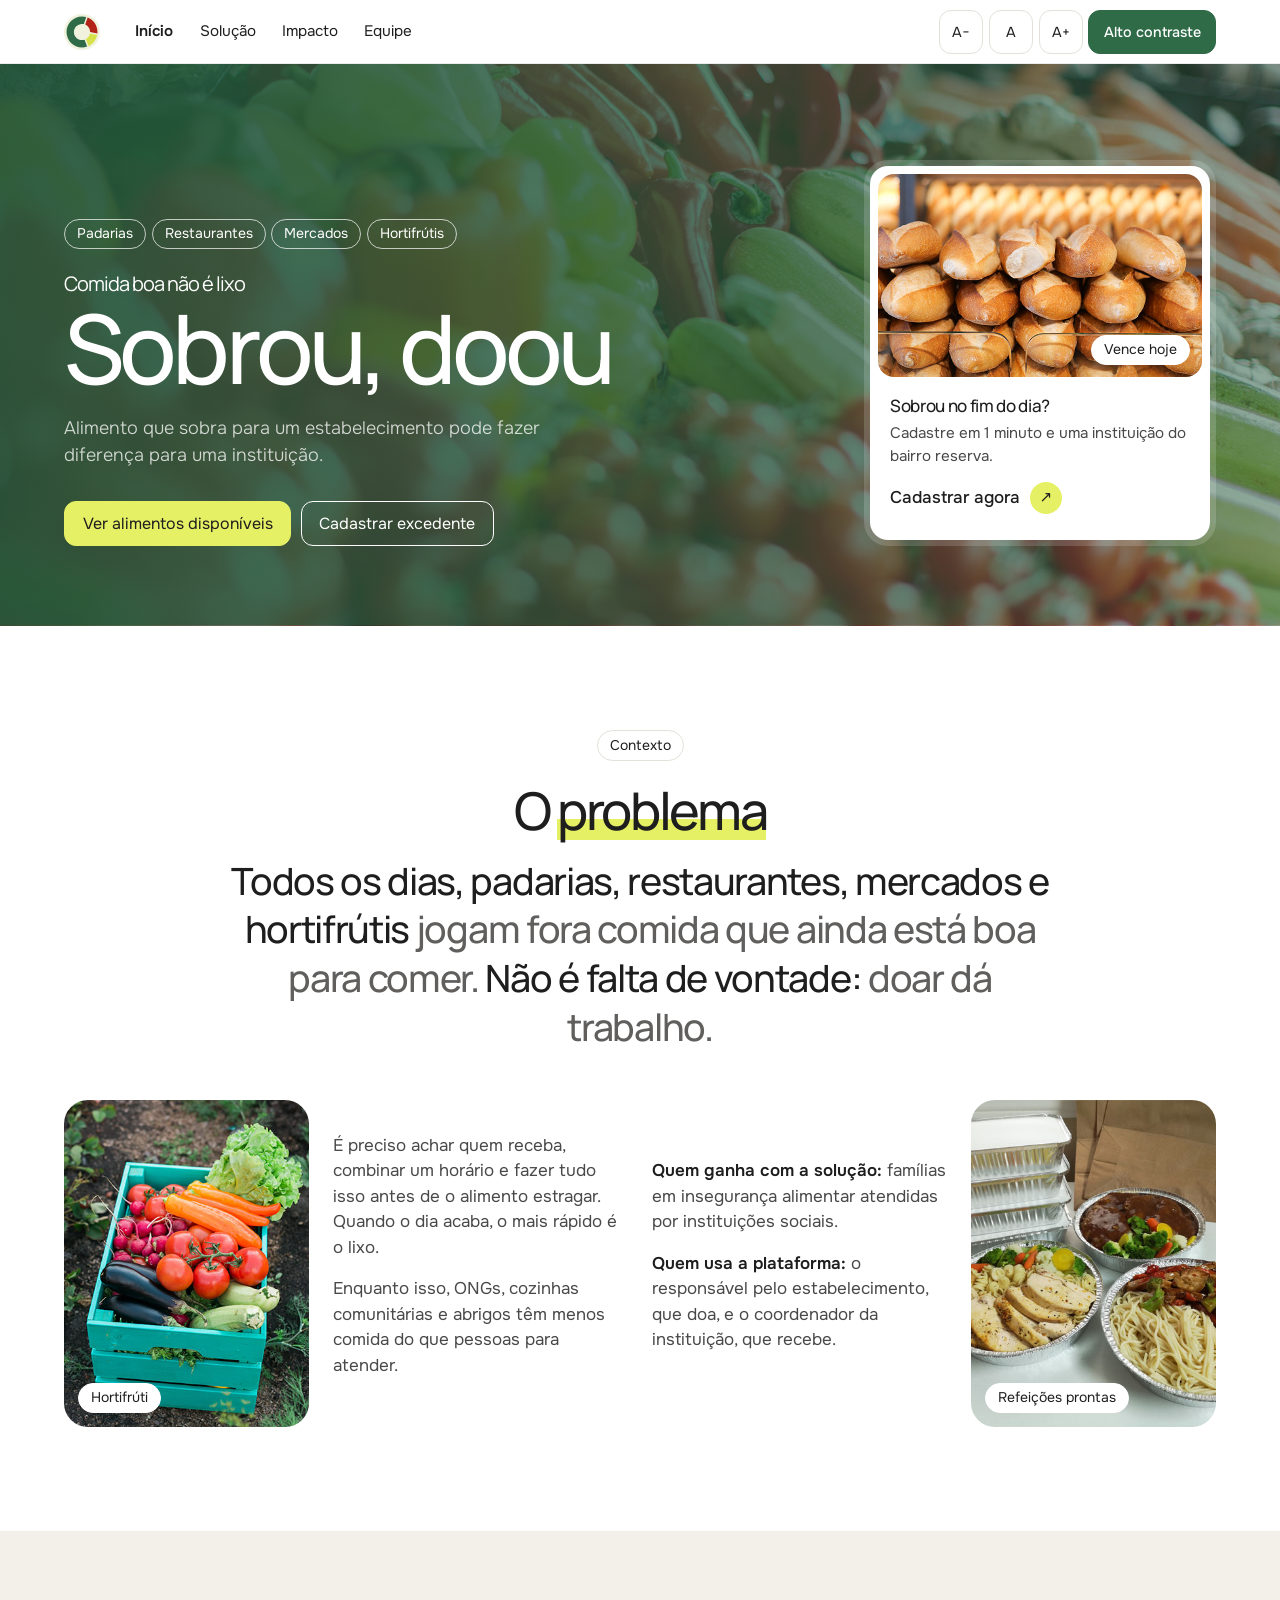
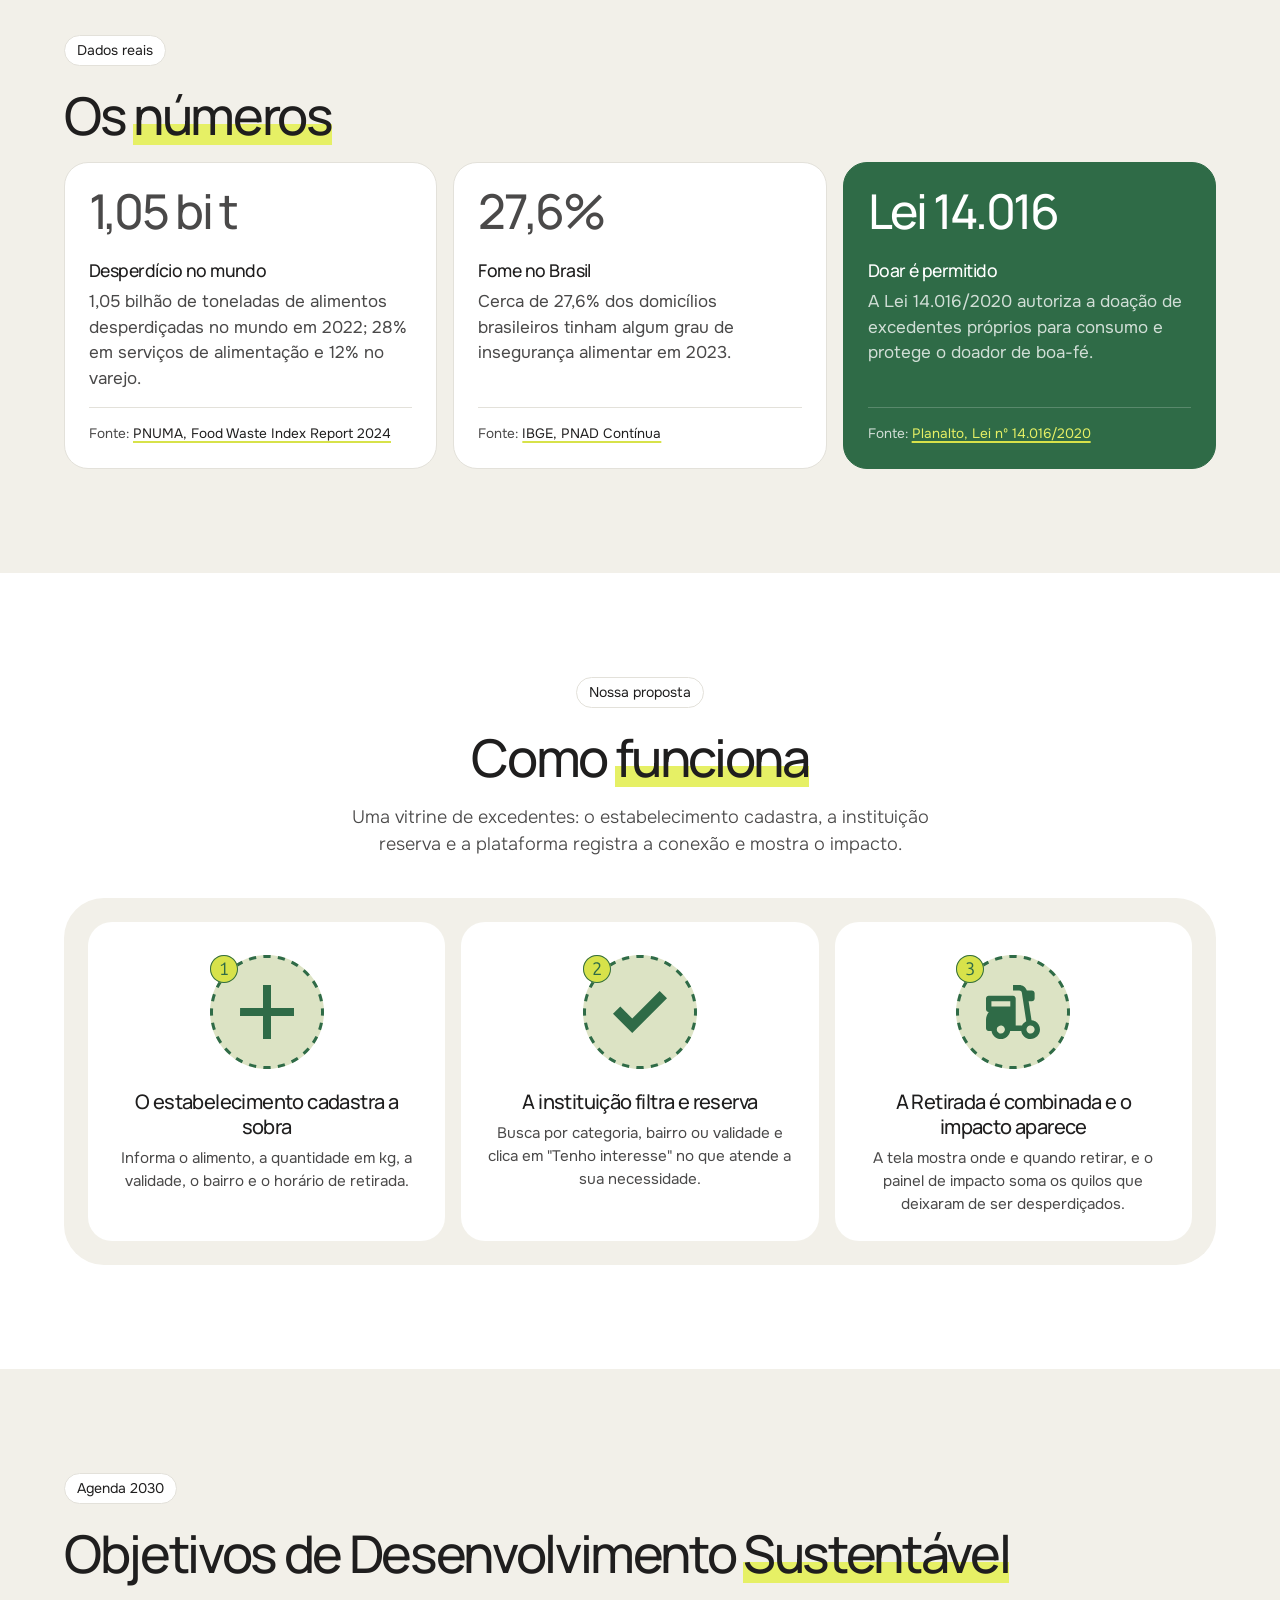
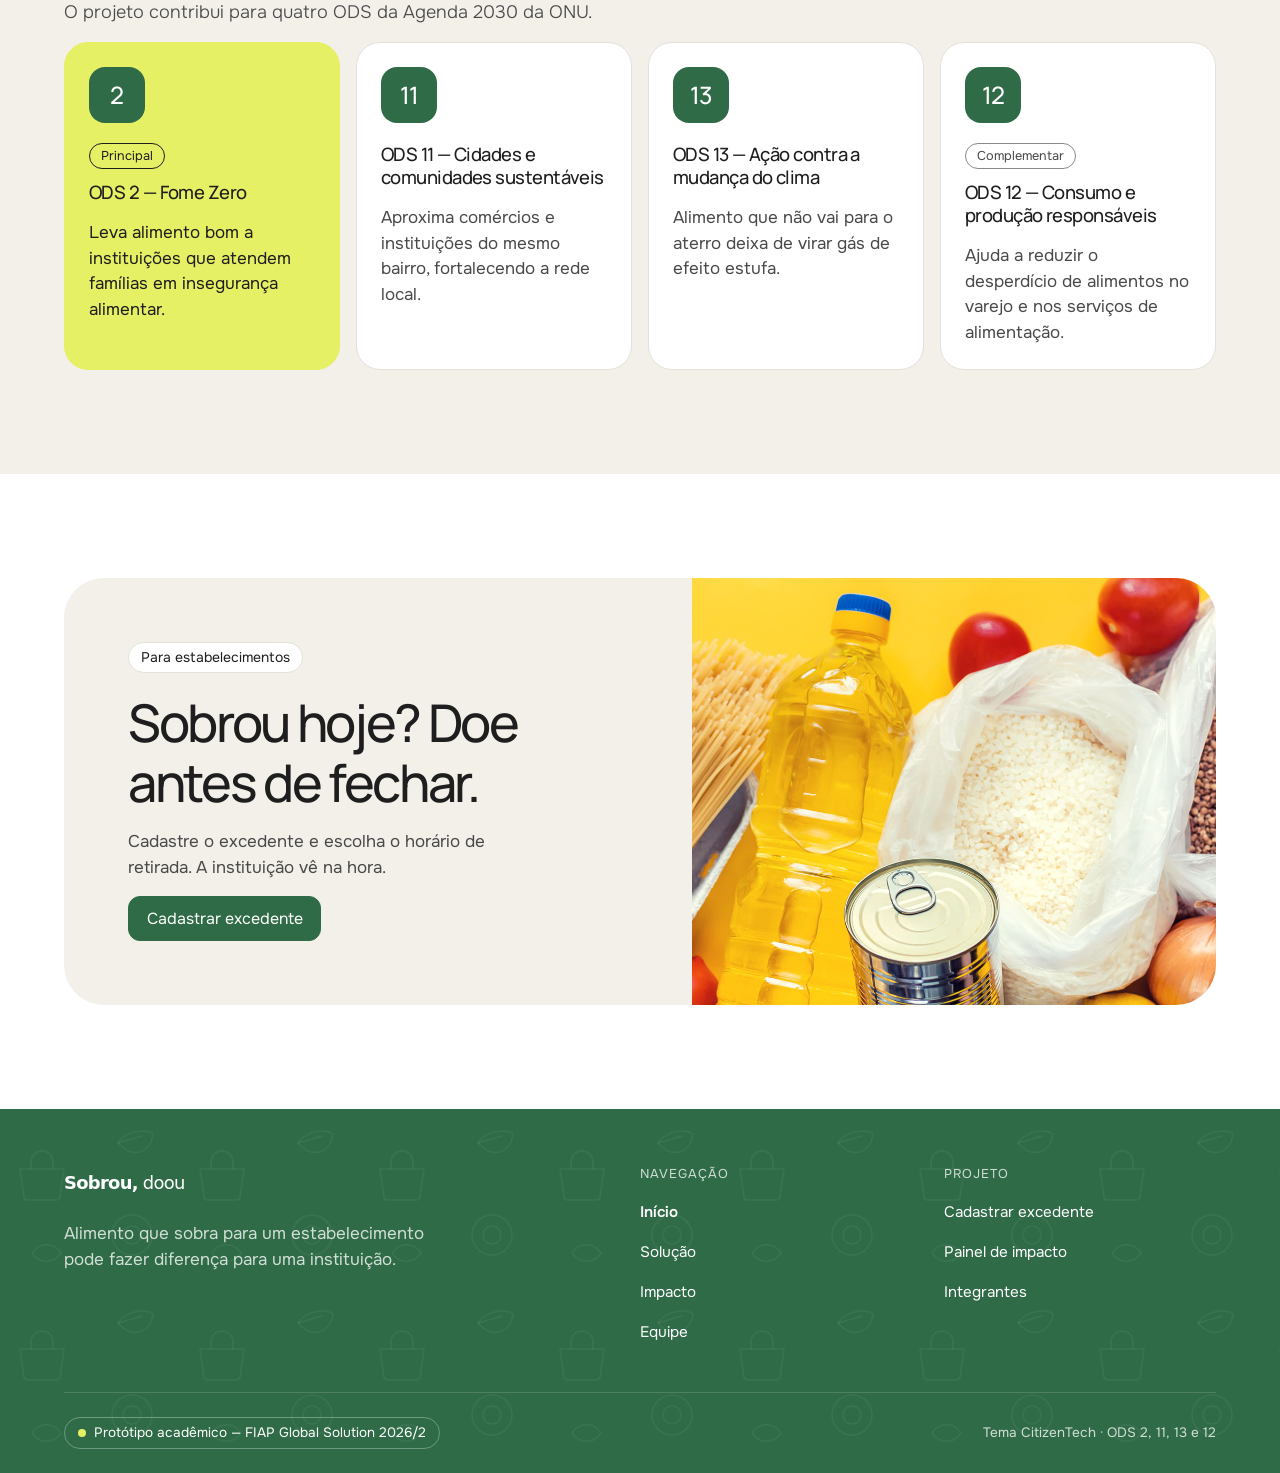
<file: index.html>
<!DOCTYPE html>
<html lang="pt-BR" class="fonte-normal">
<head>
  <meta charset="UTF-8">
  <meta name="viewport" content="width=device-width, initial-scale=1">
  <meta name="description" content="Plataforma que conecta estabelecimentos com alimentos excedentes a instituições sociais.">
  <title>Sobrou, doou — Alimento que sobra vira doação</title>
  <link rel="icon" href="img/logo.svg" type="image/svg+xml">
  <link rel="stylesheet" href="css/style.css">
</head>
<body>
  <a class="pular-conteudo" href="#conteudo">Pular para o conteúdo</a>

  <header class="cabecalho">
    <div class="container cabecalho-interno">
      <a class="logo" href="index.html">
        <img src="img/logo.svg" alt="Sobrou, doou" width="136" height="40">
      </a>

      <nav aria-label="Menu principal">
        <ul class="menu">
          <li><a href="index.html" aria-current="page">Início</a></li>
          <li><a href="solucao.html">Solução</a></li>
          <li><a href="impacto.html">Impacto</a></li>
          <li><a href="equipe.html">Equipe</a></li>
        </ul>
      </nav>

      <div class="barra-acessibilidade" role="group" aria-label="Acessibilidade">
        <button type="button" class="botao-acess" id="botao-fonte-menor" aria-label="Diminuir texto">A−</button>
        <button type="button" class="botao-acess" id="botao-fonte-normal" aria-label="Texto em tamanho normal">A</button>
        <button type="button" class="botao-acess" id="botao-fonte-maior" aria-label="Aumentar texto">A+</button>
        <button type="button" class="botao-acess botao-contraste" id="botao-contraste" aria-pressed="false">Alto contraste</button>
        <p class="visualmente-oculto" id="anuncio-preferencias" aria-live="polite"></p>
      </div>
    </div>
    <p class="aviso-armazenamento" id="aviso-armazenamento" role="status" hidden>Seus dados não serão salvos neste navegador.</p>
  </header>

  <main id="conteudo" tabindex="-1">
    <section class="hero" aria-labelledby="titulo-hero">
      <div class="container hero-grade">
        <div class="hero-texto">
          <ul class="pilulas pilulas-claras" aria-label="Para quem é">
            <li>Padarias</li>
            <li>Restaurantes</li>
            <li>Mercados</li>
            <li>Hortifrútis</li>
          </ul>
          <h4>Comida boa não é lixo</h4>
          <h1 id="titulo-hero">Sobrou, doou</h1>
          <p class="hero-frase">Alimento que sobra para um estabelecimento pode fazer diferença para uma instituição.</p>
          <div class="hero-acoes">
            <a class="botao botao-primario" href="solucao.html">Ver alimentos disponíveis</a>
            <a class="botao botao-claro" href="solucao.html#cadastro">Cadastrar excedente</a>
          </div>
        </div>

        <aside class="hero-cartao" aria-label="Destaque">
          <div class="hero-cartao-foto">
            <img src="img/panificados.jpg" alt="Pães e baguetes sobre uma bancada" width="600" height="400">
            <span class="pilula pilula-foto">Vence hoje</span>
          </div>
          <p class="hero-cartao-titulo">Sobrou no fim do dia?</p>
          <p class="hero-cartao-texto">Cadastre em 1 minuto e uma instituição do bairro reserva.</p>
          <a class="link-seta" href="solucao.html#cadastro">Cadastrar agora</a>
        </aside>
      </div>
    </section>

    <section class="secao" aria-labelledby="titulo-problema">
      <div class="container">
        <div class="problema-topo">
          <p class="etiqueta">Contexto</p>
          <h2 id="titulo-problema">O <span class="marca">problema</span></h2>
          <p class="declaracao">Todos os dias, padarias, restaurantes, mercados e hortifrútis <span class="suave">jogam fora comida que ainda está boa para comer.</span> Não é falta de vontade: <span class="suave">doar dá trabalho.</span></p>
        </div>

        <div class="problema-grade">
          <figure class="foto-cartao">
            <img src="img/hortifruti.jpg" alt="Caixote com tomates e bananas maduras" width="600" height="400" loading="lazy">
            <figcaption class="pilula pilula-foto">Hortifrúti</figcaption>
          </figure>
          <div class="problema-texto">
            <p>É preciso achar quem receba, combinar um horário e fazer tudo isso antes de o alimento estragar. Quando o dia acaba, o mais rápido é o lixo.</p>
            <p>Enquanto isso, ONGs, cozinhas comunitárias e abrigos têm menos comida do que pessoas para atender.</p>
          </div>
          <div class="problema-texto">
            <p><strong>Quem ganha com a solução:</strong> famílias em insegurança alimentar atendidas por instituições sociais.</p>
            <p><strong>Quem usa a plataforma:</strong> o responsável pelo estabelecimento, que doa, e o coordenador da instituição, que recebe.</p>
          </div>
          <figure class="foto-cartao">
            <img src="img/refeicoes.jpg" alt="Marmitas de arroz e feijão prontas para doação" width="600" height="400" loading="lazy">
            <figcaption class="pilula pilula-foto">Refeições prontas</figcaption>
          </figure>
        </div>
      </div>
    </section>

    <section class="secao secao-bege" aria-labelledby="titulo-numeros">
      <div class="container">
        <p class="etiqueta">Dados reais</p>
        <h2 id="titulo-numeros">Os <span class="marca">números</span></h2>
        <div class="grade-cartoes">
          <article class="cartao-info">
            <p class="numero-grande">1,05 bi t</p>
            <h3>Desperdício no mundo</h3>
            <p>1,05 bilhão de toneladas de alimentos desperdiçadas no mundo em 2022; 28% em serviços de alimentação e 12% no varejo.</p>
            <p class="fonte">Fonte: <a href="https://www.unep.org/" target="_blank" rel="noopener">PNUMA, Food Waste Index Report 2024<span class="visualmente-oculto"> (abre em nova aba)</span></a></p>
          </article>

          <article class="cartao-info">
            <p class="numero-grande">27,6%</p>
            <h3>Fome no Brasil</h3>
            <p>Cerca de 27,6% dos domicílios brasileiros tinham algum grau de insegurança alimentar em 2023.</p>
            <p class="fonte">Fonte: <a href="https://www.ibge.gov.br/" target="_blank" rel="noopener">IBGE, PNAD Contínua<span class="visualmente-oculto"> (abre em nova aba)</span></a></p>
          </article>

          <article class="cartao-info cartao-info-destaque">
            <p class="numero-grande">Lei 14.016</p>
            <h3>Doar é permitido</h3>
            <p>A Lei 14.016/2020 autoriza a doação de excedentes próprios para consumo e protege o doador de boa-fé.</p>
            <p class="fonte">Fonte: <a href="https://www.planalto.gov.br/ccivil_03/_ato2019-2022/2020/lei/l14016.htm" target="_blank" rel="noopener">Planalto, Lei nº 14.016/2020<span class="visualmente-oculto"> (abre em nova aba)</span></a></p>
          </article>
        </div>
      </div>
    </section>

    <section class="secao" aria-labelledby="titulo-como">
      <div class="container">
        <div class="centro">
          <p class="etiqueta">Nossa proposta</p>
          <h2 id="titulo-como">Como <span class="marca">funciona</span></h2>
          <p class="subtitulo">Uma vitrine de excedentes: o estabelecimento cadastra, a instituição reserva e a plataforma registra a conexão e mostra o impacto.</p>
        </div>
        <ol class="passos">
          <li class="passo">
            <img class="passo-icone" src="img/cadastro.svg" alt="" width="114" height="114">
            <h3>O estabelecimento cadastra a sobra</h3>
            <p>Informa o alimento, a quantidade em kg, a validade, o bairro e o horário de retirada.</p>
          </li>
          <li class="passo">
            <img class="passo-icone" src="img/reserva.svg" alt="" width="114" height="114">
            <h3>A instituição filtra e reserva</h3>
            <p>Busca por categoria, bairro ou validade e clica em "Tenho interesse" no que atende a sua necessidade.</p>
          </li>
          <li class="passo">
            <img class="passo-icone" src="img/retirada.svg" alt="" width="114" height="114">
            <h3>A Retirada é combinada e o impacto aparece</h3>
            <p>A tela mostra onde e quando retirar, e o painel de impacto soma os quilos que deixaram de ser desperdiçados.</p>
          </li>
        </ol>
      </div>
    </section>

    <section class="secao secao-bege" aria-labelledby="titulo-ods">
      <div class="container">
        <p class="etiqueta">Agenda 2030</p>
        <h2 id="titulo-ods">Objetivos de Desenvolvimento <span class="marca">Sustentável</span></h2>
        <p class="subtitulo">O projeto contribui para quatro ODS da Agenda 2030 da ONU.</p>
        <div class="grade-ods">
          <article class="cartao-ods cartao-ods-principal">
            <p class="selo-ods" aria-hidden="true">2</p>
            <p class="ods-etiqueta">Principal</p>
            <h3>ODS 2 — Fome Zero</h3>
            <p>Leva alimento bom a instituições que atendem famílias em insegurança alimentar.</p>
          </article>
          <article class="cartao-ods">
            <p class="selo-ods" aria-hidden="true">11</p>
            <h3>ODS 11 — Cidades e comunidades sustentáveis</h3>
            <p>Aproxima comércios e instituições do mesmo bairro, fortalecendo a rede local.</p>
          </article>
          <article class="cartao-ods">
            <p class="selo-ods" aria-hidden="true">13</p>
            <h3>ODS 13 — Ação contra a mudança do clima</h3>
            <p>Alimento que não vai para o aterro deixa de virar gás de efeito estufa.</p>
          </article>
          <article class="cartao-ods">
            <p class="selo-ods" aria-hidden="true">12</p>
            <p class="ods-etiqueta ods-etiqueta-complementar">Complementar</p>
            <h3>ODS 12 — Consumo e produção responsáveis</h3>
            <p>Ajuda a reduzir o desperdício de alimentos no varejo e nos serviços de alimentação.</p>
          </article>
        </div>
      </div>
    </section>

    <section class="secao" aria-labelledby="titulo-chamada">
      <div class="container">
        <div class="chamada">
          <div class="chamada-texto">
            <p class="etiqueta">Para estabelecimentos</p>
            <h2 id="titulo-chamada">Sobrou hoje? Doe antes de fechar.</h2>
            <p>Cadastre o excedente e escolha o horário de retirada. A instituição vê na hora.</p>
            <a class="botao botao-escuro" href="solucao.html#cadastro">Cadastrar excedente</a>
          </div>
          <img class="chamada-foto" src="img/nao-pereciveis.jpg" alt="Sacos de arroz e feijão com a embalagem externa amassada" width="600" height="400" loading="lazy">
        </div>
      </div>
    </section>
  </main>

  <footer class="rodape">
    <div class="container">
      <div class="rodape-grade">
        <div class="rodape-marca">
          <img src="img/logo-claro.svg" alt="Sobrou, doou" width="136" height="40">
          <p class="rodape-frase">Alimento que sobra para um estabelecimento pode fazer diferença para uma instituição.</p>
        </div>
        <nav class="rodape-coluna" aria-label="Rodapé">
          <p class="rodape-titulo">Navegação</p>
          <ul class="menu-rodape">
            <li><a href="index.html" aria-current="page">Início</a></li>
            <li><a href="solucao.html">Solução</a></li>
            <li><a href="impacto.html">Impacto</a></li>
            <li><a href="equipe.html">Equipe</a></li>
          </ul>
        </nav>
        <div class="rodape-coluna">
          <p class="rodape-titulo">Projeto</p>
          <ul class="menu-rodape">
            <li><a href="solucao.html#cadastro">Cadastrar excedente</a></li>
            <li><a href="impacto.html">Painel de impacto</a></li>
            <li><a href="equipe.html#titulo-integrantes">Integrantes</a></li>
          </ul>
        </div>
      </div>
      <div class="rodape-base">
        <p class="rodape-status"><span class="ponto" aria-hidden="true"></span> Protótipo acadêmico — FIAP Global Solution 2026/2</p>
        <p class="rodape-credito">Tema CitizenTech · ODS 2, 11, 13 e 12</p>
      </div>
    </div>
  </footer>
  
  <script src="js/dados.js" defer></script>
  <script src="js/armazenamento.js" defer></script>
  <script src="js/preferencias.js" defer></script>
</body>
</html>
</file>
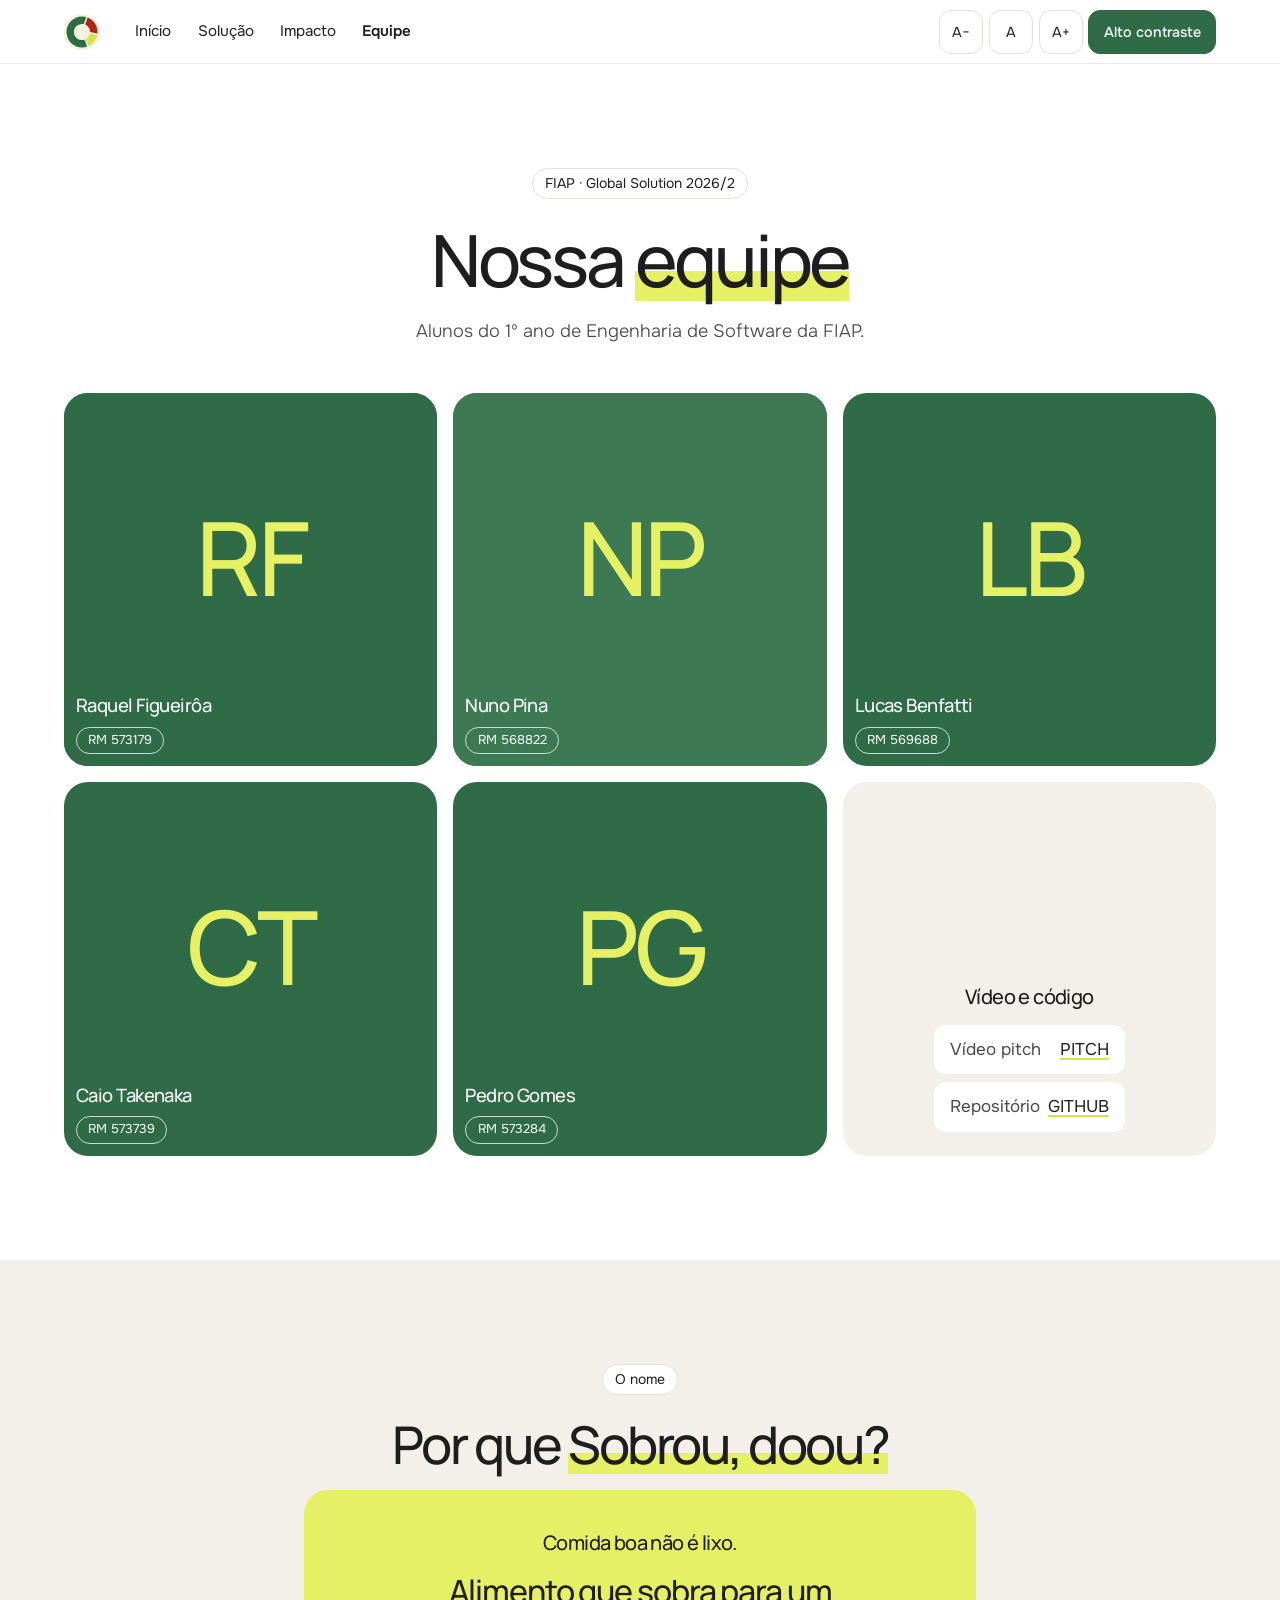
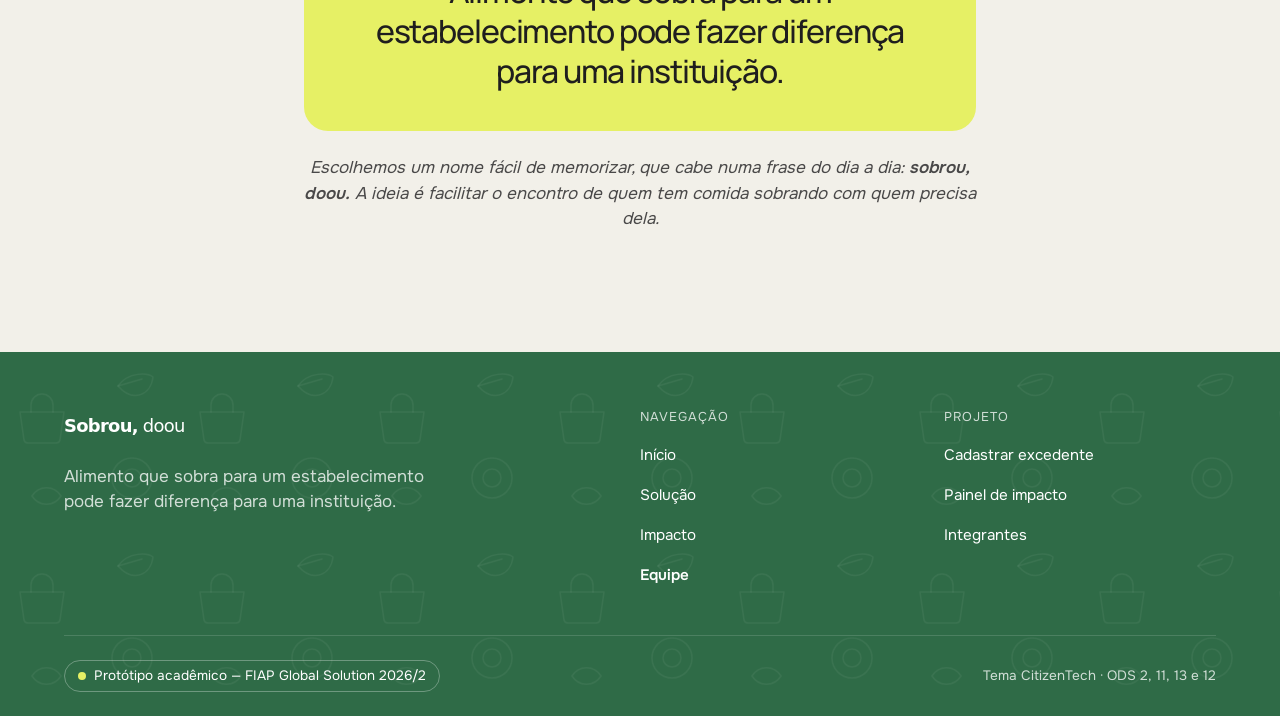
<file: equipe.html>
<!DOCTYPE html>
<html lang="pt-BR" class="fonte-normal">
<head>
  <meta charset="UTF-8">
  <meta name="viewport" content="width=device-width, initial-scale=1">
  <meta name="description" content="Integrantes do projeto Sobrou, doou — FIAP Global Solution 2026/2.">
  <title>Equipe | Sobrou, doou</title>
  <link rel="icon" href="img/logo.svg" type="image/svg+xml">
  <link rel="stylesheet" href="css/style.css">
</head>
<body>
  <a class="pular-conteudo" href="#conteudo">Pular para o conteúdo</a>

  <header class="cabecalho">
    <div class="container cabecalho-interno">
      <a class="logo" href="index.html">
        <img src="img/logo.svg" alt="Sobrou, doou" width="136" height="40">
      </a>

      <nav aria-label="Menu principal">
        <ul class="menu">
          <li><a href="index.html">Início</a></li>
          <li><a href="solucao.html">Solução</a></li>
          <li><a href="impacto.html">Impacto</a></li>
          <li><a href="equipe.html" aria-current="page">Equipe</a></li>
        </ul>
      </nav>

      <div class="barra-acessibilidade" role="group" aria-label="Acessibilidade">
        <button type="button" class="botao-acess" id="botao-fonte-menor" aria-label="Diminuir texto">A−</button>
        <button type="button" class="botao-acess" id="botao-fonte-normal" aria-label="Texto em tamanho normal">A</button>
        <button type="button" class="botao-acess" id="botao-fonte-maior" aria-label="Aumentar texto">A+</button>
        <button type="button" class="botao-acess botao-contraste" id="botao-contraste" aria-pressed="false">Alto contraste</button>
        <p class="visualmente-oculto" id="anuncio-preferencias" aria-live="polite"></p>
      </div>
    </div>
    <p class="aviso-armazenamento" id="aviso-armazenamento" role="status" hidden>Seus dados não serão salvos neste navegador.</p>
  </header>

  <main id="conteudo" tabindex="-1">
    <section class="secao secao-topo" aria-labelledby="titulo-pagina">
      <div class="container">
        <p class="etiqueta">FIAP · Global Solution 2026/2</p>
        <h1 id="titulo-pagina">Nossa <span class="marca">equipe</span></h1>
        <p>Alunos do 1º ano de Engenharia de Software da FIAP.</p>
      </div>
    </section>

    <section class="secao secao-sem-topo" aria-labelledby="titulo-integrantes">
      <div class="container">
        <h2 id="titulo-integrantes" class="visualmente-oculto">Integrantes</h2>
        <div class="grade-equipe">
          <article class="cartao-equipe">
            <p class="avatar-iniciais" aria-hidden="true">RF</p>
            <div class="equipe-info">
              <h3>Raquel Figueirôa</h3>
              <p class="equipe-rm">RM 573179</p>
              <!-- <p class="equipe-funcao">Layout e responsividade</p> -->
            </div>
          </article>
          <article class="cartao-equipe">
            <p class="avatar-iniciais avatar-alt" aria-hidden="true">NP</p>
            <div class="equipe-info">
              <h3>Nuno Pina</h3>
              <p class="equipe-rm">RM 568822</p>
              <!-- <p class="equipe-funcao">Simulação em JavaScript</p> -->
            </div>
          </article>
          <article class="cartao-equipe">
            <p class="avatar-iniciais" aria-hidden="true">LB</p>
            <div class="equipe-info">
              <h3>Lucas Benfatti</h3>
              <p class="equipe-rm">RM 569688</p>
              <!-- <p class="equipe-funcao">Formulário e acessibilidade</p> -->
            </div>
          </article>
          <article class="cartao-equipe">
            <p class="avatar-iniciais" aria-hidden="true">CT</p>
            <div class="equipe-info">
              <h3>Caio Takenaka</h3>
              <p class="equipe-rm">RM 573739</p>
              <!-- <p class="equipe-funcao">Conteúdo, dados e README</p> -->
            </div>
          </article>
          <article class="cartao-equipe">
            <p class="avatar-iniciais" aria-hidden="true">PG</p>
            <div class="equipe-info">
              <h3>Pedro Gomes</h3>
              <p class="equipe-rm">RM 573284</p>
            </div>
          </article>
          <article class="cartao-equipe cartao-equipe-links">
            <h3>Vídeo e código</h3>
            <ul class="lista-links">
              <li><span>Vídeo pitch</span> <a href="#titulo-pagina" target="_blank">PITCH</a></li>
              <li><span>Repositório</span> <a href="https://github.com/nunonegrier/sobroudoou" target="_blank">GITHUB</a></li>
            </ul>
          </article>
        </div>
      </div>
    </section>

    <section class="secao secao-bege" aria-labelledby="titulo-porque">
      <div class="container porque">
        <p class="etiqueta">O nome</p>
        <h2 id="titulo-porque">Por que <span class="marca">Sobrou, doou?</span></h2>
        <blockquote class="citacao">
          <h3>Comida boa não é lixo.</h4>
          <p>Alimento que sobra para um estabelecimento pode fazer diferença para uma instituição.</p>
        </blockquote>
        <p>Escolhemos um nome fácil de memorizar, que cabe numa frase do dia a dia: <b>sobrou, doou.</b> A ideia é facilitar o encontro de quem tem comida sobrando com quem precisa dela.</p>
      </div>
    </section>
  </main>

  <footer class="rodape">
    <div class="container">
      <div class="rodape-grade">
        <div class="rodape-marca">
          <img src="img/logo-claro.svg" alt="Sobrou, doou" width="136" height="40">
          <p class="rodape-frase">Alimento que sobra para um estabelecimento pode fazer diferença para uma instituição.</p>
        </div>
        <nav class="rodape-coluna" aria-label="Rodapé">
          <p class="rodape-titulo">Navegação</p>
          <ul class="menu-rodape">
            <li><a href="index.html">Início</a></li>
            <li><a href="solucao.html">Solução</a></li>
            <li><a href="impacto.html">Impacto</a></li>
            <li><a href="equipe.html" aria-current="page">Equipe</a></li>
          </ul>
        </nav>
        <div class="rodape-coluna">
          <p class="rodape-titulo">Projeto</p>
          <ul class="menu-rodape">
            <li><a href="solucao.html#cadastro">Cadastrar excedente</a></li>
            <li><a href="impacto.html">Painel de impacto</a></li>
            <li><a href="equipe.html#titulo-integrantes">Integrantes</a></li>
          </ul>
        </div>
      </div>
      <div class="rodape-base">
        <p class="rodape-status"><span class="ponto" aria-hidden="true"></span> Protótipo acadêmico — FIAP Global Solution 2026/2</p>
        <p class="rodape-credito">Tema CitizenTech · ODS 2, 11, 13 e 12</p>
      </div>
    </div>
  </footer>

  <script src="js/dados.js" defer></script>
  <script src="js/armazenamento.js" defer></script>
  <script src="js/preferencias.js" defer></script>
</body>
</html>
</file>
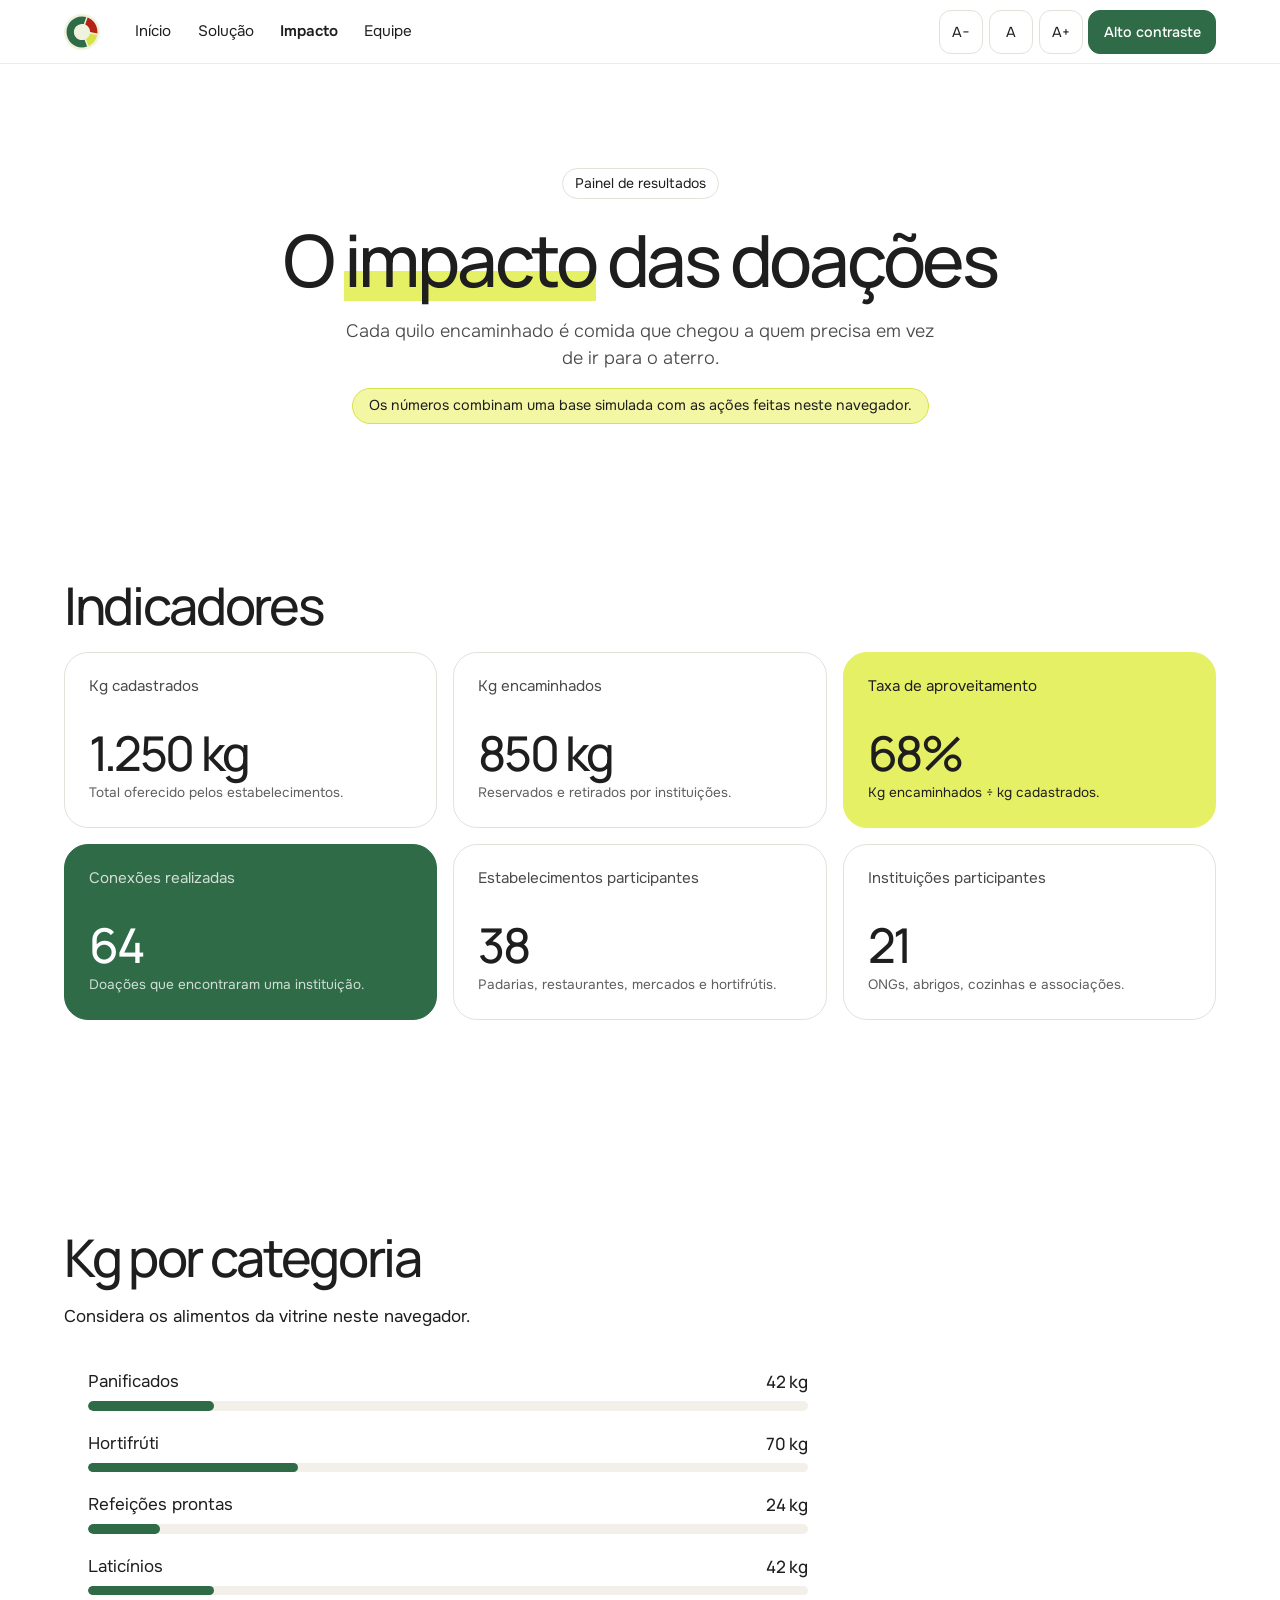
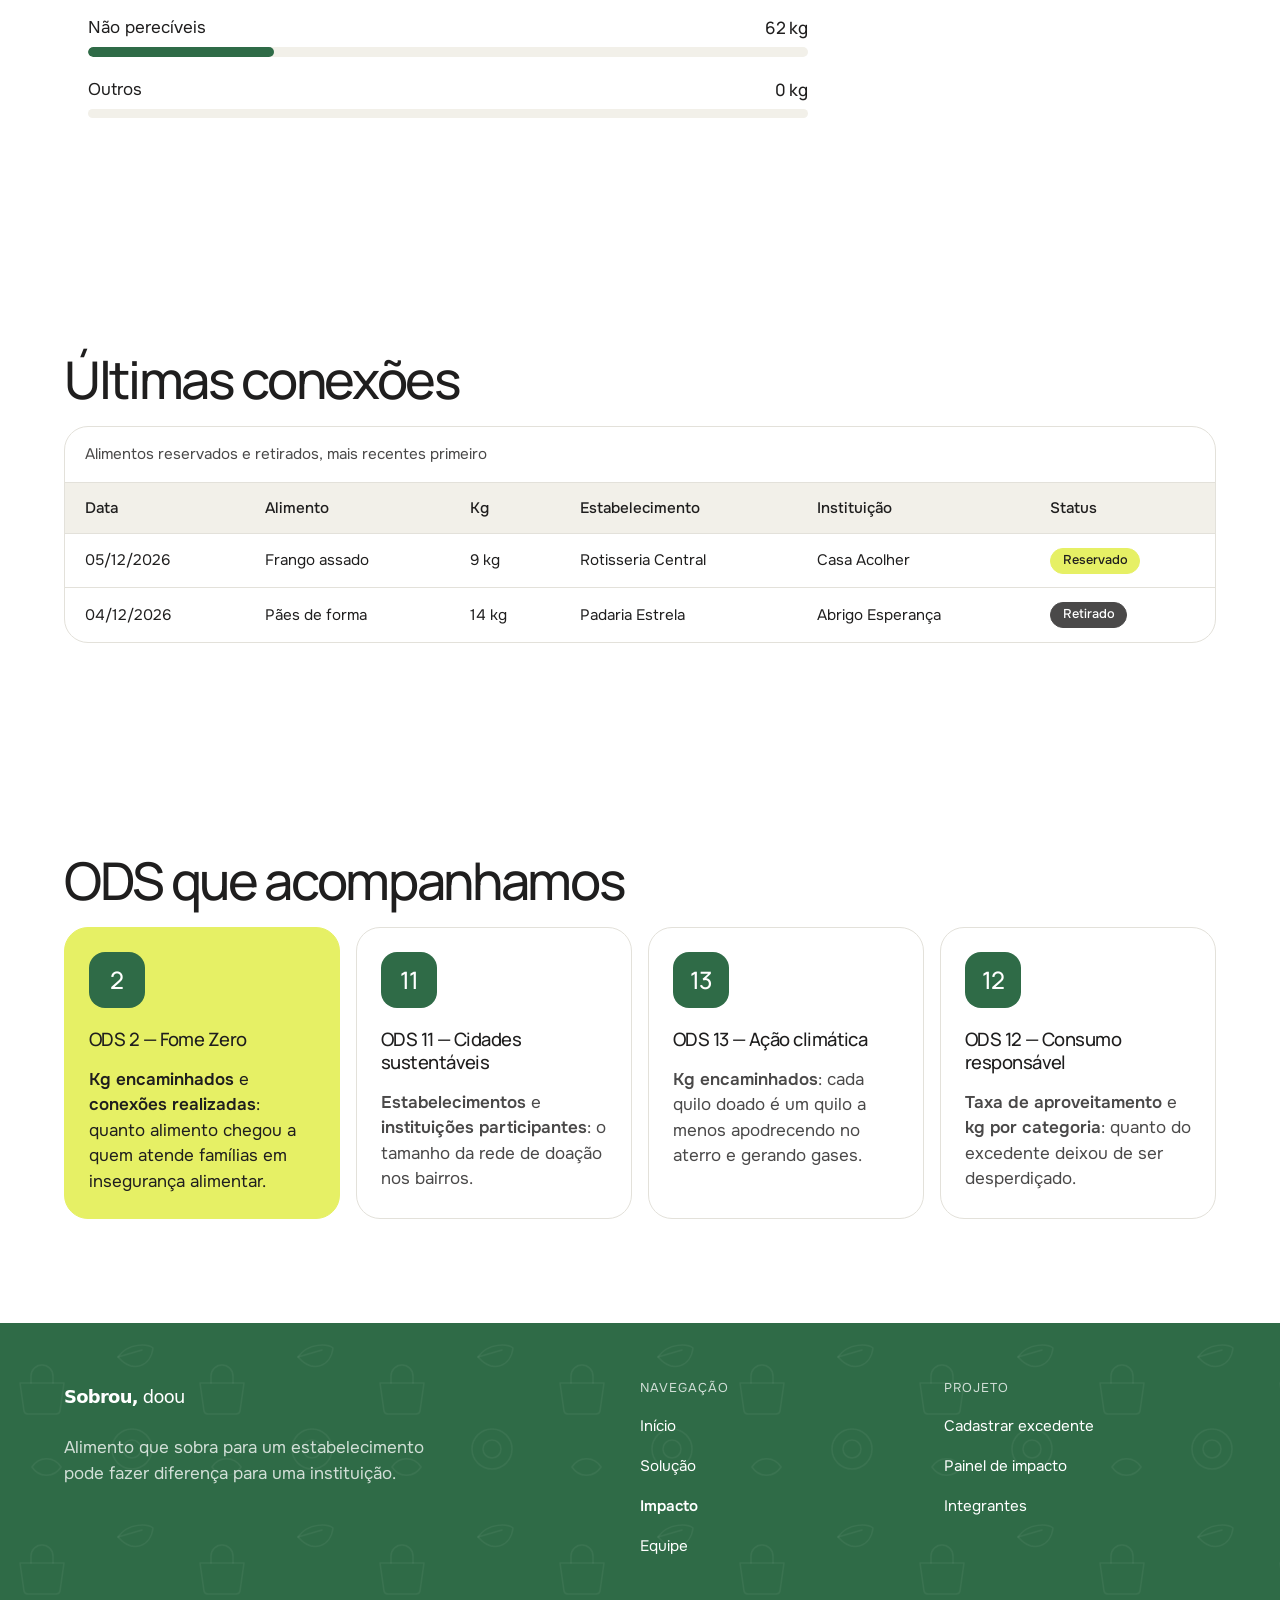
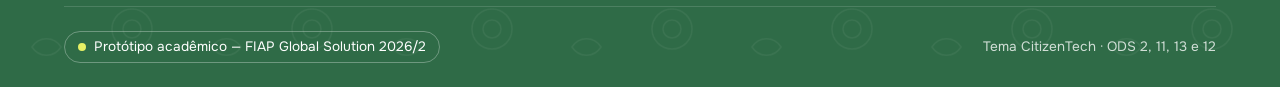
<file: impacto.html>
<!DOCTYPE html>
<html lang="pt-BR" class="fonte-normal">
<head>
  <meta charset="UTF-8">
  <meta name="viewport" content="width=device-width, initial-scale=1">
  <meta name="description" content="Painel com o impacto das doações: quilos encaminhados, conexões e participantes.">
  <title>Impacto — Painel de resultados | Sobrou, doou</title>
  <link rel="icon" href="img/logo.svg" type="image/svg+xml">
  <link rel="stylesheet" href="css/style.css">
</head>
<body>
  <a class="pular-conteudo" href="#conteudo">Pular para o conteúdo</a>

  <header class="cabecalho">
    <div class="container cabecalho-interno">
      <a class="logo" href="index.html">
        <img src="img/logo.svg" alt="Sobrou, doou" width="136" height="40">
      </a>

      <nav aria-label="Menu principal">
        <ul class="menu">
          <li><a href="index.html">Início</a></li>
          <li><a href="solucao.html">Solução</a></li>
          <li><a href="impacto.html" aria-current="page">Impacto</a></li>
          <li><a href="equipe.html">Equipe</a></li>
        </ul>
      </nav>

      <div class="barra-acessibilidade" role="group" aria-label="Acessibilidade">
        <button type="button" class="botao-acess" id="botao-fonte-menor" aria-label="Diminuir texto">A−</button>
        <button type="button" class="botao-acess" id="botao-fonte-normal" aria-label="Texto em tamanho normal">A</button>
        <button type="button" class="botao-acess" id="botao-fonte-maior" aria-label="Aumentar texto">A+</button>
        <button type="button" class="botao-acess botao-contraste" id="botao-contraste" aria-pressed="false">Alto contraste</button>
        <p class="visualmente-oculto" id="anuncio-preferencias" aria-live="polite"></p>
      </div>
    </div>
    <p class="aviso-armazenamento" id="aviso-armazenamento" role="status" hidden>Seus dados não serão salvos neste navegador.</p>
  </header>

  <main id="conteudo" tabindex="-1">
    <section class="secao secao-topo" aria-labelledby="titulo-pagina">
      <div class="container">
        <p class="etiqueta">Painel de resultados</p>
        <h1 id="titulo-pagina">O <span class="marca">impacto</span> das doações</h1>
        <p>Cada quilo encaminhado é comida que chegou a quem precisa em vez de ir para o aterro.</p>
        <p class="aviso-simulado">Os números combinam uma base simulada com as ações feitas neste navegador.</p>
      </div>
    </section>

    <section class="secao" aria-labelledby="titulo-indicadores">
      <div class="container">
        <h2 id="titulo-indicadores">Indicadores</h2>
        <div class="grade-indicadores">
          <article class="cartao-indicador">
            <h3>Kg cadastrados</h3>
            <p class="indicador-numero" id="valor-kg-cadastrados">—</p>
            <p class="indicador-legenda">Total oferecido pelos estabelecimentos.</p>
          </article>
          <article class="cartao-indicador">
            <h3>Kg encaminhados</h3>
            <p class="indicador-numero" id="valor-kg-encaminhados">—</p>
            <p class="indicador-legenda">Reservados e retirados por instituições.</p>
          </article>
          <article class="cartao-indicador">
            <h3>Taxa de aproveitamento</h3>
            <p class="indicador-numero" id="valor-taxa">—</p>
            <p class="indicador-legenda">Kg encaminhados ÷ kg cadastrados.</p>
          </article>
          <article class="cartao-indicador">
            <h3>Conexões realizadas</h3>
            <p class="indicador-numero" id="valor-conexoes">—</p>
            <p class="indicador-legenda">Doações que encontraram uma instituição.</p>
          </article>
          <article class="cartao-indicador">
            <h3>Estabelecimentos participantes</h3>
            <p class="indicador-numero" id="valor-estabelecimentos">—</p>
            <p class="indicador-legenda">Padarias, restaurantes, mercados e hortifrútis.</p>
          </article>
          <article class="cartao-indicador">
            <h3>Instituições participantes</h3>
            <p class="indicador-numero" id="valor-instituicoes">—</p>
            <p class="indicador-legenda">ONGs, abrigos, cozinhas e associações.</p>
          </article>
        </div>
      </div>
    </section>

    <section class="secao secao-clara" aria-labelledby="titulo-categorias">
      <div class="container">
        <h2 id="titulo-categorias">Kg por categoria</h2>
        <p>Considera os alimentos da vitrine neste navegador.</p>
        <ul class="lista-categorias" id="lista-categorias"></ul>
      </div>
    </section>

    <section class="secao" aria-labelledby="titulo-conexoes">
      <div class="container">
        <h2 id="titulo-conexoes">Últimas conexões</h2>
        <div class="tabela-rolagem" tabindex="0" role="region" aria-labelledby="titulo-conexoes">
          <table class="tabela">
            <caption>Alimentos reservados e retirados, mais recentes primeiro</caption>
            <thead>
              <tr>
                <th scope="col">Data</th>
                <th scope="col">Alimento</th>
                <th scope="col">Kg</th>
                <th scope="col">Estabelecimento</th>
                <th scope="col">Instituição</th>
                <th scope="col">Status</th>
              </tr>
            </thead>
            <tbody id="corpo-conexoes"></tbody>
          </table>
        </div>
      </div>
    </section>

    <section class="secao secao-clara" aria-labelledby="titulo-ods-impacto">
      <div class="container">
        <h2 id="titulo-ods-impacto">ODS que acompanhamos</h2>
        <div class="grade-ods">
          <article class="cartao-ods cartao-ods-principal">
            <p class="selo-ods" aria-hidden="true">2</p>
            <h3>ODS 2 — Fome Zero</h3>
            <p><strong>Kg encaminhados</strong> e <strong>conexões realizadas</strong>: quanto alimento chegou a quem atende famílias em insegurança alimentar.</p>
          </article>
          <article class="cartao-ods">
            <p class="selo-ods" aria-hidden="true">11</p>
            <h3>ODS 11 — Cidades sustentáveis</h3>
            <p><strong>Estabelecimentos</strong> e <strong>instituições participantes</strong>: o tamanho da rede de doação nos bairros.</p>
          </article>
          <article class="cartao-ods">
            <p class="selo-ods" aria-hidden="true">13</p>
            <h3>ODS 13 — Ação climática</h3>
            <p><strong>Kg encaminhados</strong>: cada quilo doado é um quilo a menos apodrecendo no aterro e gerando gases.</p>
          </article>
          <article class="cartao-ods">
            <p class="selo-ods" aria-hidden="true">12</p>
            <h3>ODS 12 — Consumo responsável</h3>
            <p><strong>Taxa de aproveitamento</strong> e <strong>kg por categoria</strong>: quanto do excedente deixou de ser desperdiçado.</p>
          </article>
        </div>
      </div>
    </section>
  </main>

  <footer class="rodape">
    <div class="container">
      <div class="rodape-grade">
        <div class="rodape-marca">
          <img src="img/logo-claro.svg" alt="Sobrou, doou" width="136" height="40">
          <p class="rodape-frase">Alimento que sobra para um estabelecimento pode fazer diferença para uma instituição.</p>
        </div>
        <nav class="rodape-coluna" aria-label="Rodapé">
          <p class="rodape-titulo">Navegação</p>
          <ul class="menu-rodape">
            <li><a href="index.html">Início</a></li>
            <li><a href="solucao.html">Solução</a></li>
            <li><a href="impacto.html" aria-current="page">Impacto</a></li>
            <li><a href="equipe.html">Equipe</a></li>
          </ul>
        </nav>
        <div class="rodape-coluna">
          <p class="rodape-titulo">Projeto</p>
          <ul class="menu-rodape">
            <li><a href="solucao.html#cadastro">Cadastrar excedente</a></li>
            <li><a href="impacto.html">Painel de impacto</a></li>
            <li><a href="equipe.html#titulo-integrantes">Integrantes</a></li>
          </ul>
        </div>
      </div>
      <div class="rodape-base">
        <p class="rodape-status"><span class="ponto" aria-hidden="true"></span> Protótipo acadêmico — FIAP Global Solution 2026/2</p>
        <p class="rodape-credito">Tema CitizenTech · ODS 2, 11, 13 e 12</p>
      </div>
    </div>
  </footer>
  
  <script src="js/dados.js" defer></script>
  <script src="js/armazenamento.js" defer></script>
  <script src="js/preferencias.js" defer></script>
  <script src="js/impacto.js" defer></script>
</body>
</html>
</file>
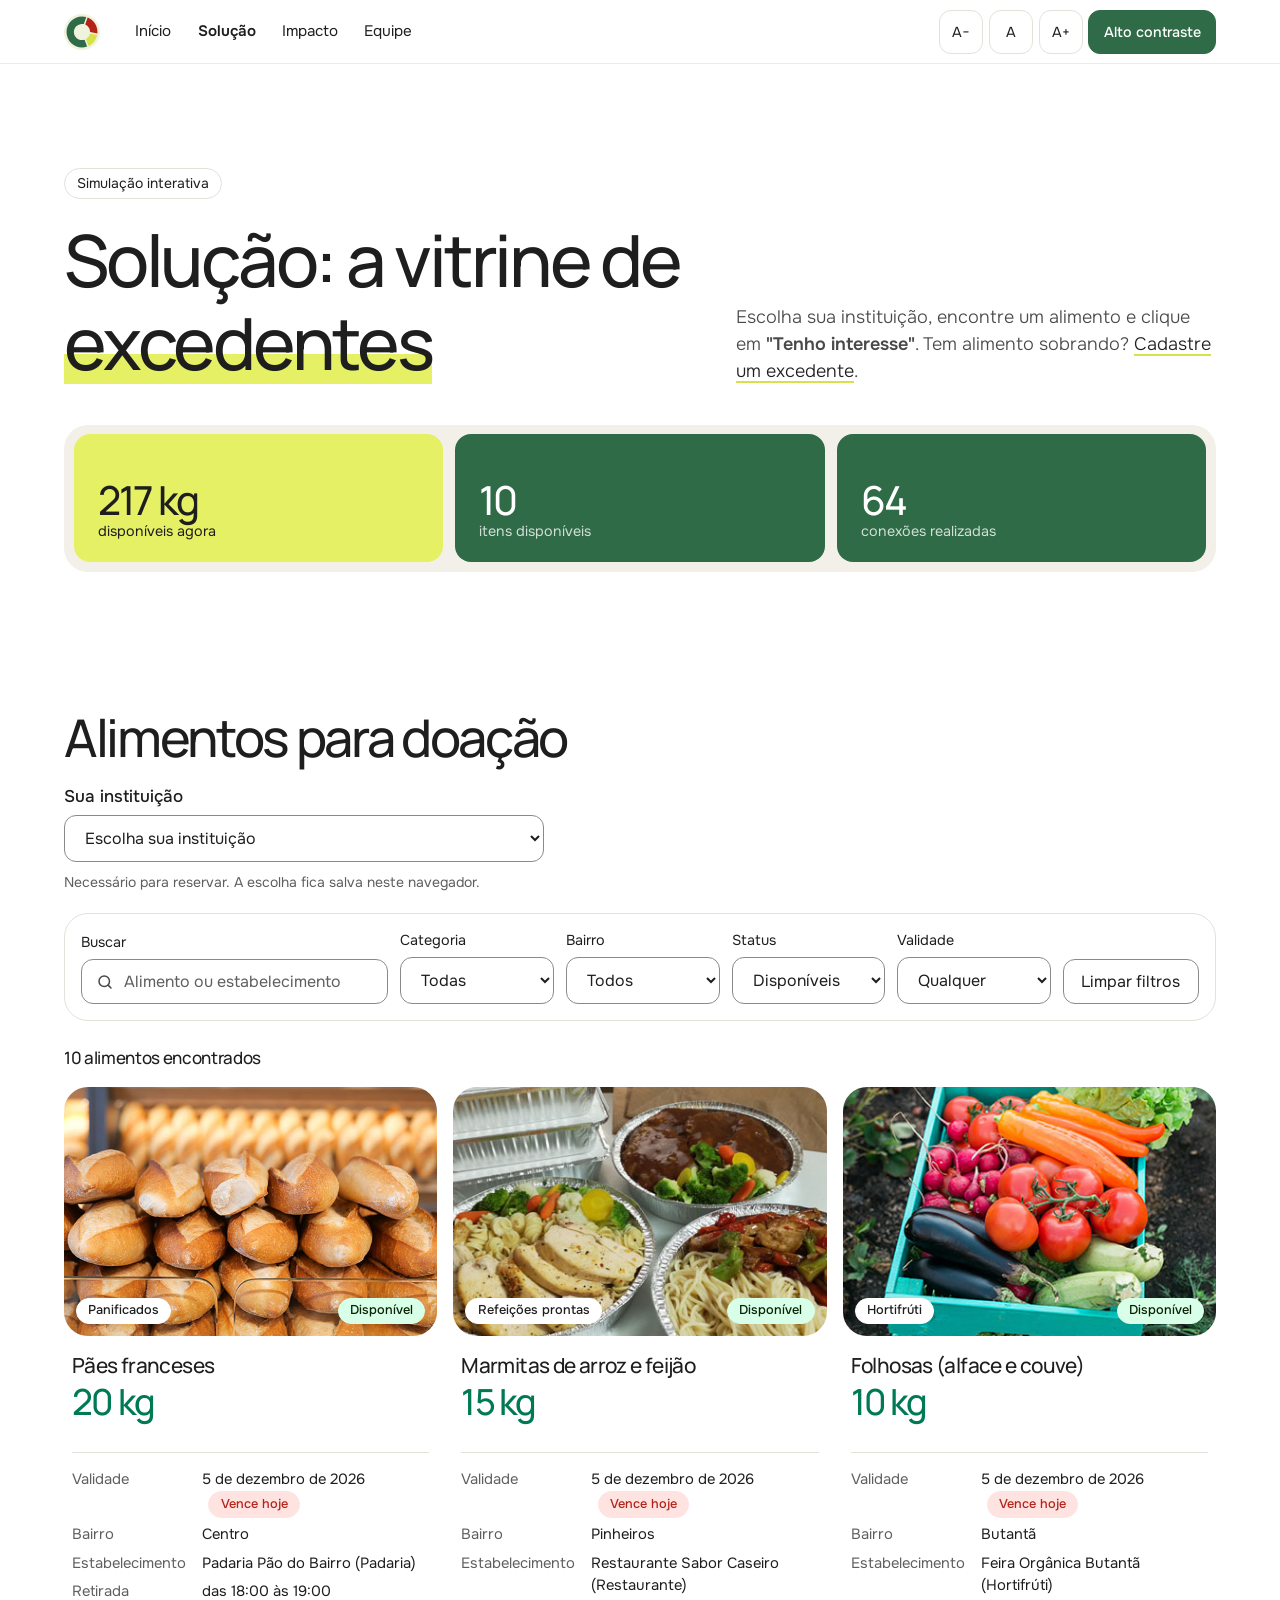
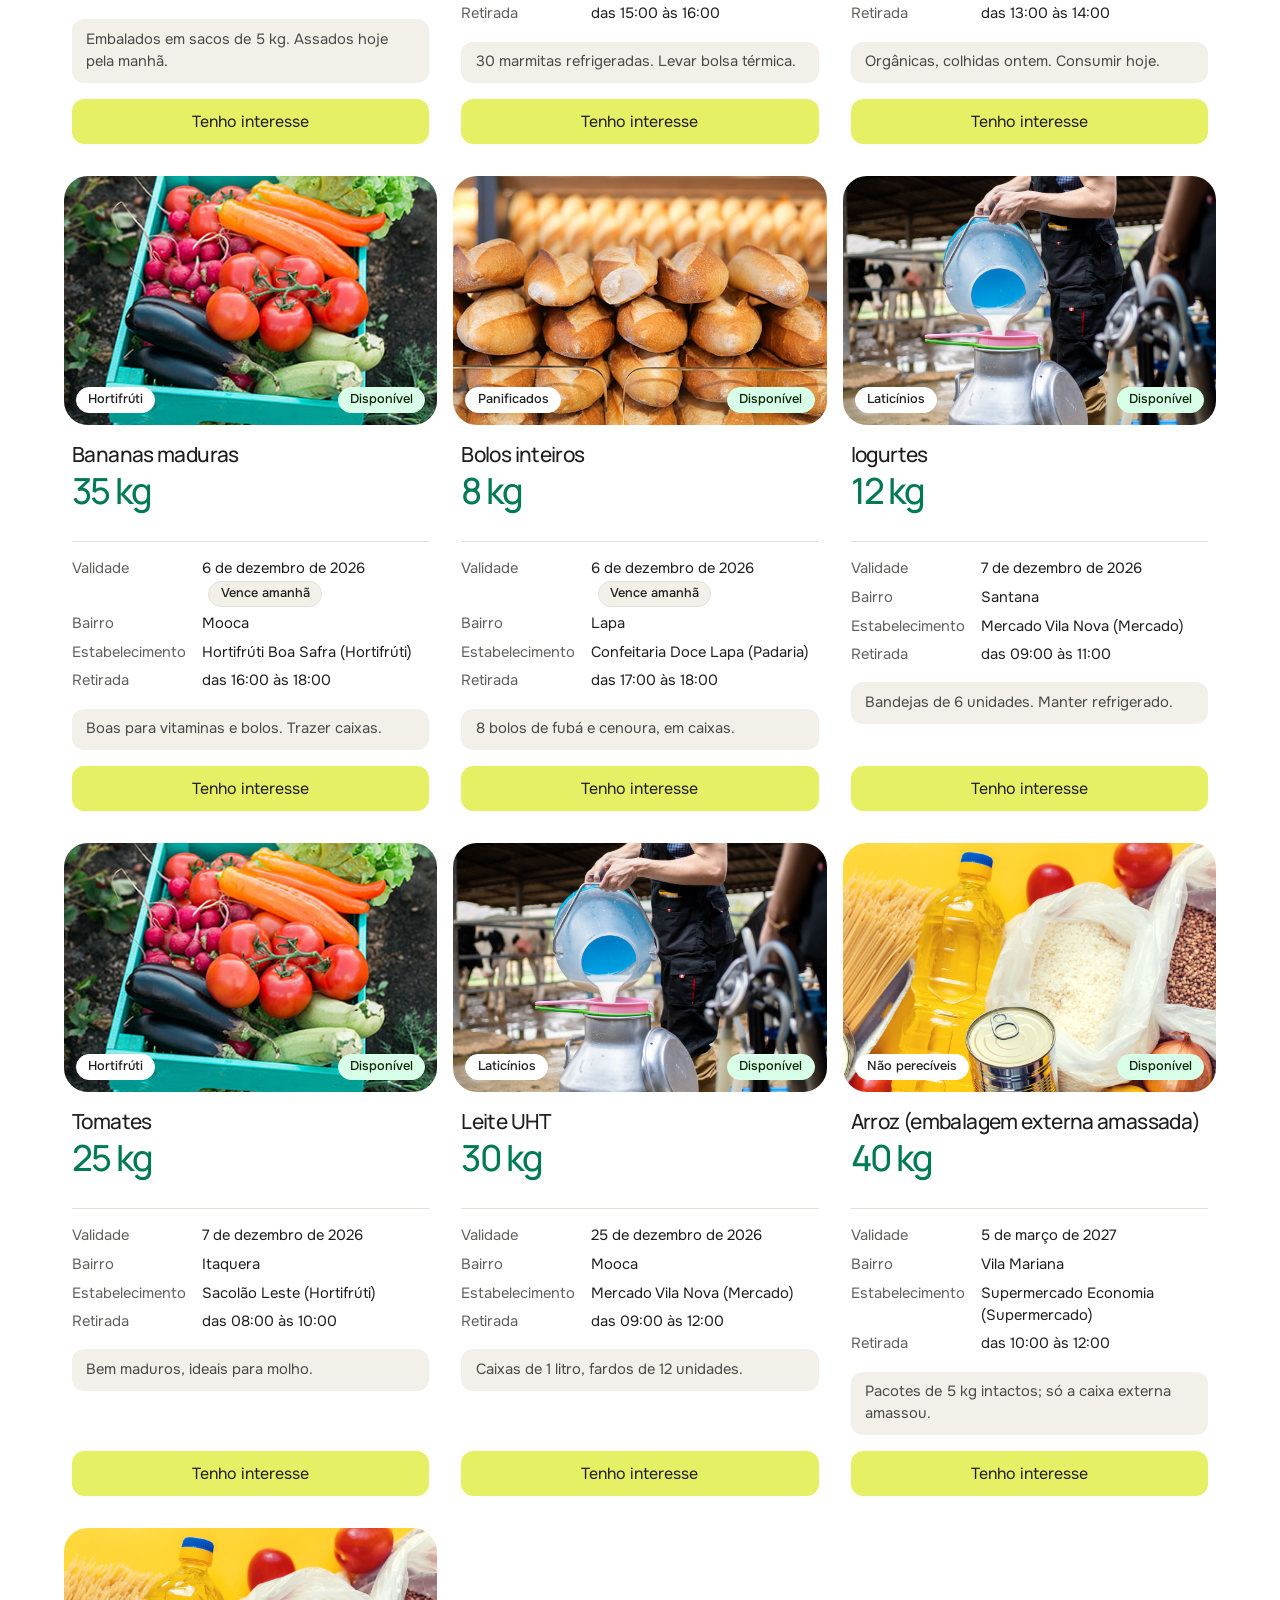
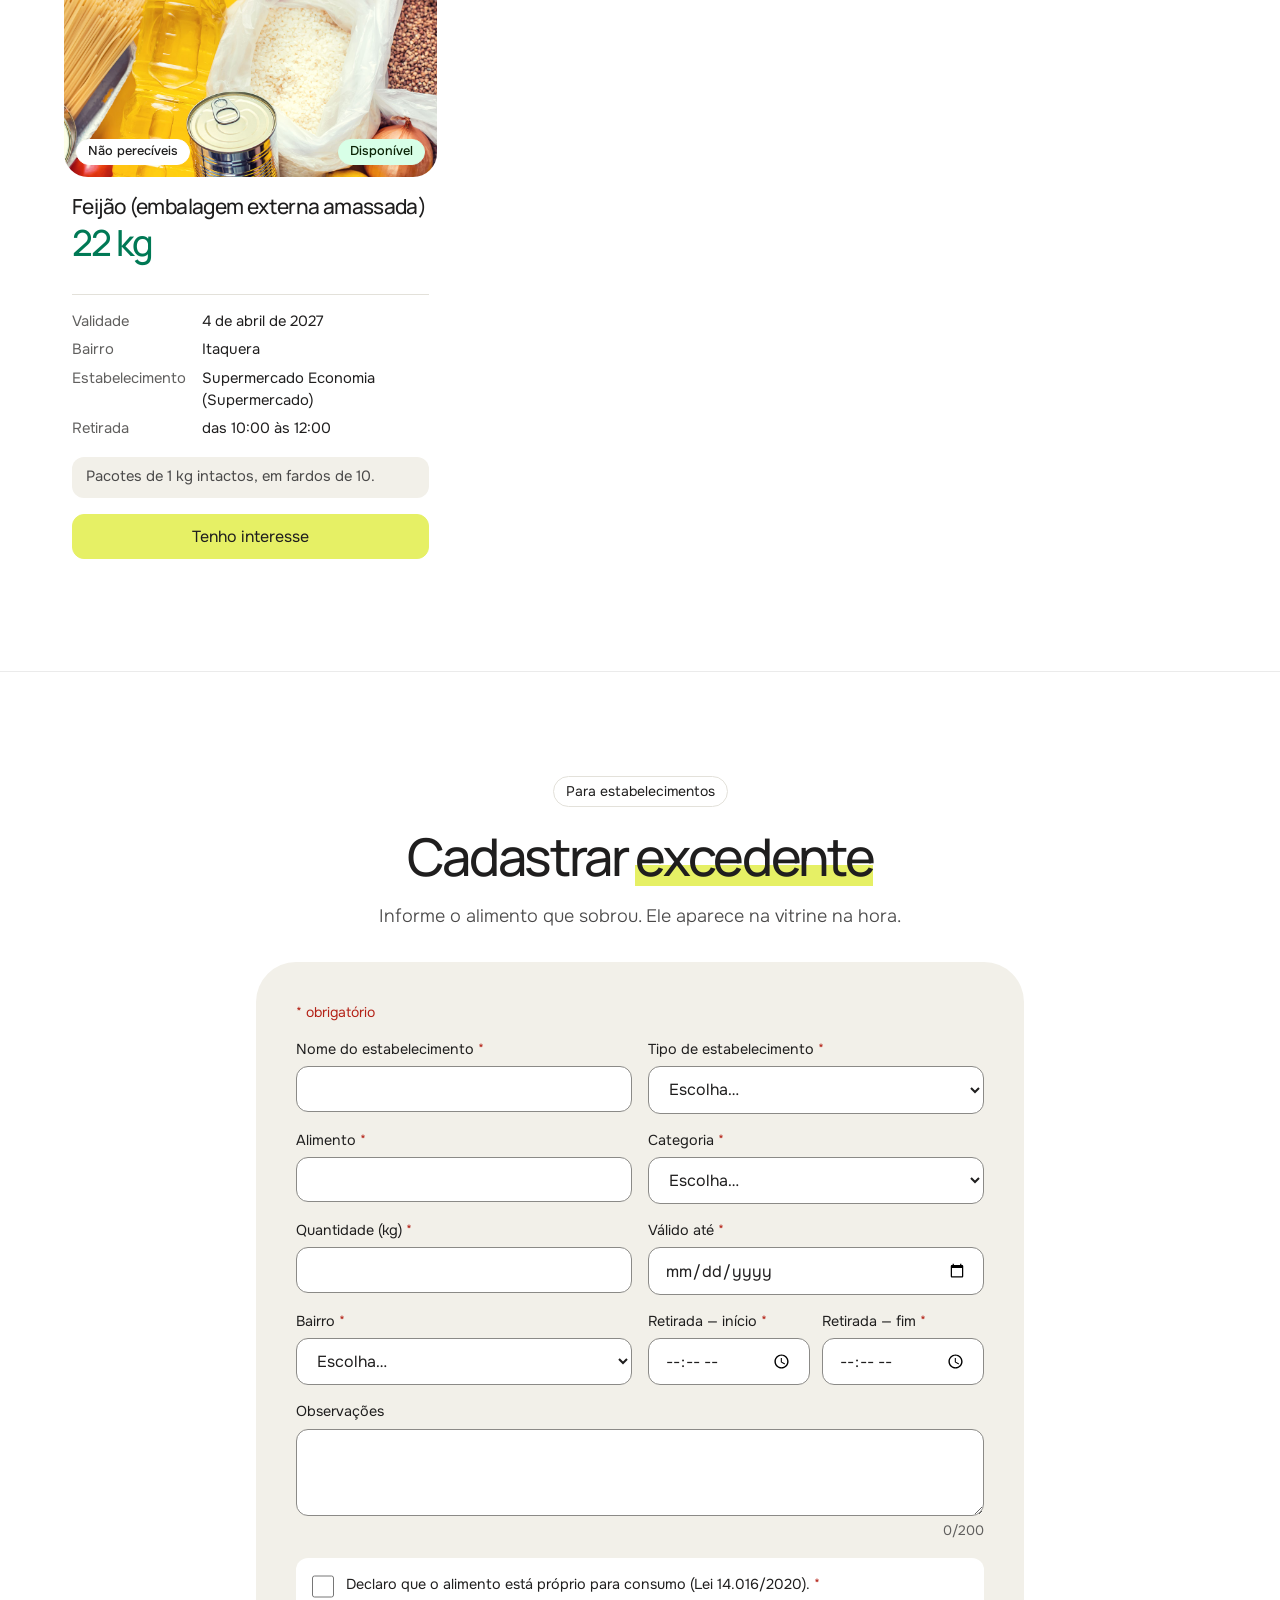
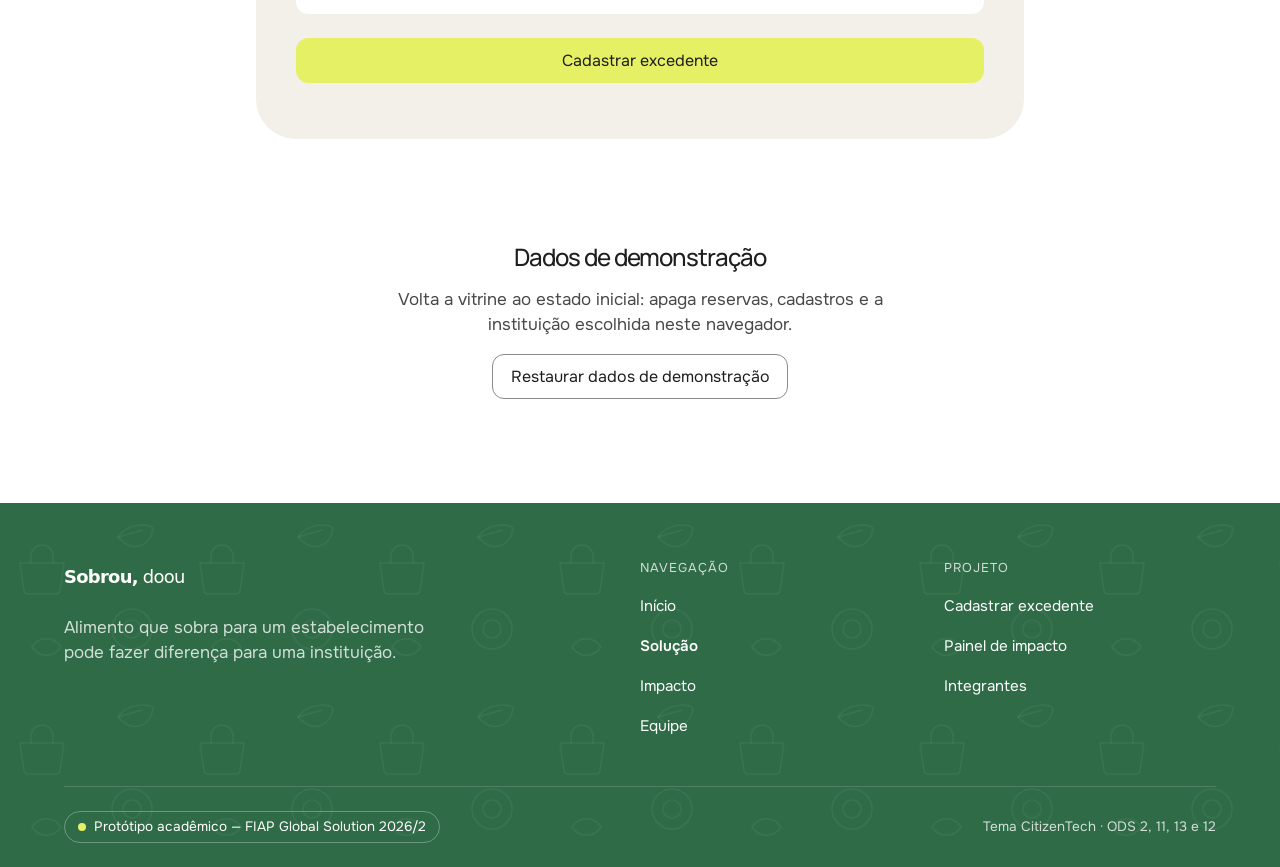
<file: solucao.html>
<!DOCTYPE html>
<html lang="pt-BR" class="fonte-normal">
<head>
  <meta charset="UTF-8">
  <meta name="viewport" content="width=device-width, initial-scale=1">
  <meta name="description" content="Simulação da vitrine de excedentes: filtre, reserve e cadastre alimentos.">
  <title>Solução — Vitrine de excedentes | Sobrou, doou</title>
  <link rel="icon" href="img/logo.svg" type="image/svg+xml">
  <link rel="stylesheet" href="css/style.css">
</head>
<body>
  <a class="pular-conteudo" href="#conteudo">Pular para o conteúdo</a>

  <header class="cabecalho">
    <div class="container cabecalho-interno">
      <a class="logo" href="index.html">
        <img src="img/logo.svg" alt="Sobrou, doou" width="136" height="40">
      </a>

      <nav aria-label="Menu principal">
        <ul class="menu">
          <li><a href="index.html">Início</a></li>
          <li><a href="solucao.html" aria-current="page">Solução</a></li>
          <li><a href="impacto.html">Impacto</a></li>
          <li><a href="equipe.html">Equipe</a></li>
        </ul>
      </nav>

      <div class="barra-acessibilidade" role="group" aria-label="Acessibilidade">
        <button type="button" class="botao-acess" id="botao-fonte-menor" aria-label="Diminuir texto">A−</button>
        <button type="button" class="botao-acess" id="botao-fonte-normal" aria-label="Texto em tamanho normal">A</button>
        <button type="button" class="botao-acess" id="botao-fonte-maior" aria-label="Aumentar texto">A+</button>
        <button type="button" class="botao-acess botao-contraste" id="botao-contraste" aria-pressed="false">Alto contraste</button>
        <p class="visualmente-oculto" id="anuncio-preferencias" aria-live="polite"></p>
      </div>
    </div>
    <p class="aviso-armazenamento" id="aviso-armazenamento" role="status" hidden>Seus dados não serão salvos neste navegador.</p>
  </header>

  <main id="conteudo" tabindex="-1">
    <section class="secao secao-topo" aria-labelledby="titulo-pagina">
      <div class="container">
        <p class="etiqueta">Simulação interativa</p>
        <div class="cabecalho-pagina">
          <h1 id="titulo-pagina">Solução: a vitrine de <span class="marca">excedentes</span></h1>
          <p class="cabecalho-pagina-texto">Escolha sua instituição, encontre um alimento e clique em <strong>"Tenho interesse"</strong>. Tem alimento sobrando? <a href="#cadastro">Cadastre um excedente</a>.</p>
        </div>
        
        <h2 class="visualmente-oculto">Resumo de agora</h2>
        <ul class="indicadores-rapidos">
          <li class="indicador-rapido">
            <span class="indicador-valor" id="indicador-kg">0 kg</span>
            <span class="indicador-rotulo">disponíveis agora</span>
          </li>
          <li class="indicador-rapido">
            <span class="indicador-valor" id="indicador-itens">0</span>
            <span class="indicador-rotulo">itens disponíveis</span>
          </li>
          <li class="indicador-rapido">
            <span class="indicador-valor" id="indicador-conexoes">0</span>
            <span class="indicador-rotulo">conexões realizadas</span>
          </li>
        </ul>
      </div>
    </section>

    <section class="secao" aria-labelledby="titulo-vitrine">
      <div class="container">
        <h2 id="titulo-vitrine">Alimentos para doação</h2>
        
        <div class="caixa-instituicao">
          <label for="instituicao-atual">Sua instituição</label>
          <select id="instituicao-atual" name="instituicao-atual"></select>
          <p class="dica">Necessário para reservar. A escolha fica salva neste navegador.</p>
        </div>
        
        <form class="filtros" id="form-filtros" role="search" aria-label="Filtrar alimentos">
          <div class="campo campo-busca">
            <label for="filtro-busca">Buscar</label>
            <input type="search" id="filtro-busca" name="busca" placeholder="Alimento ou estabelecimento" autocomplete="off">
          </div>
          <div class="campo">
            <label for="filtro-categoria">Categoria</label>
            <select id="filtro-categoria" name="categoria"></select>
          </div>
          <div class="campo">
            <label for="filtro-bairro">Bairro</label>
            <select id="filtro-bairro" name="bairro"></select>
          </div>
          <div class="campo">
            <label for="filtro-status">Status</label>
            <select id="filtro-status" name="status">
              <option value="todos">Todos</option>
              <option value="disponivel" selected>Disponíveis</option>
              <option value="reservado">Reservados</option>
              <option value="retirado">Retirados</option>
            </select>
          </div>
          <div class="campo">
            <label for="filtro-validade">Validade</label>
            <select id="filtro-validade" name="validade">
              <option value="">Qualquer</option>
              <option value="hoje">Vence hoje</option>
              <option value="amanha">Vence até amanhã</option>
            </select>
          </div>
          <div class="campo campo-botao">
            <button type="button" class="botao botao-secundario" id="botao-limpar-filtros">Limpar filtros</button>
          </div>
        </form>

        <p class="contador-resultados" id="contador-resultados" aria-live="polite">0 alimentos encontrados</p>

        <p class="mensagem mensagem-fixa" id="mensagem-vitrine" role="status" aria-live="polite" tabindex="-1" hidden></p>

        <div class="vitrine" id="vitrine"></div>
      </div>
    </section>

    <section class="secao secao-cadastro" id="cadastro" aria-labelledby="titulo-cadastro">
      <div class="container">
        <div class="cadastro-topo">
          <p class="etiqueta">Para estabelecimentos</p>
          <h2 id="titulo-cadastro">Cadastrar <span class="marca">excedente</span></h2>
          <p>Informe o alimento que sobrou. Ele aparece na vitrine na hora.</p>
        </div>

        <form class="formulario" id="form-cadastro" novalidate>
          <p class="legenda-obrigatorio"><span aria-hidden="true">*</span> obrigatório</p>
          <p class="resumo-erros" id="resumo-erros" role="alert" hidden></p>

          <div class="formulario-grade">
            <div class="campo">
              <label for="estabelecimento">Nome do estabelecimento <span class="obrigatorio" aria-hidden="true">*</span></label>
              <input type="text" id="estabelecimento" name="estabelecimento" maxlength="60" autocomplete="organization" required aria-describedby="erro-estabelecimento">
              <p class="erro-campo" id="erro-estabelecimento"></p>
            </div>

            <div class="campo">
              <label for="tipoEstabelecimento">Tipo de estabelecimento <span class="obrigatorio" aria-hidden="true">*</span></label>
              <select id="tipoEstabelecimento" name="tipoEstabelecimento" required aria-describedby="erro-tipoEstabelecimento"></select>
              <p class="erro-campo" id="erro-tipoEstabelecimento"></p>
            </div>

            <div class="campo">
              <label for="alimento">Alimento <span class="obrigatorio" aria-hidden="true">*</span></label>
              <input type="text" id="alimento" name="alimento" maxlength="60" required aria-describedby="erro-alimento">
              <p class="erro-campo" id="erro-alimento"></p>
            </div>

            <div class="campo">
              <label for="categoria">Categoria <span class="obrigatorio" aria-hidden="true">*</span></label>
              <select id="categoria" name="categoria" required aria-describedby="erro-categoria"></select>
              <p class="erro-campo" id="erro-categoria"></p>
            </div>

            <div class="campo">
              <label for="quantidade">Quantidade (kg) <span class="obrigatorio" aria-hidden="true">*</span></label>
              <input type="number" id="quantidade" name="quantidade" min="0.1" max="1000" step="0.1" inputmode="decimal" required aria-describedby="erro-quantidade">
              <p class="erro-campo" id="erro-quantidade"></p>
            </div>

            <div class="campo">
              <label for="validade">Válido até <span class="obrigatorio" aria-hidden="true">*</span></label>
              <input type="date" id="validade" name="validade" required aria-describedby="erro-validade">
              <p class="erro-campo" id="erro-validade"></p>
            </div>

            <div class="campo">
              <label for="bairro">Bairro <span class="obrigatorio" aria-hidden="true">*</span></label>
              <select id="bairro" name="bairro" required aria-describedby="erro-bairro"></select>
              <p class="erro-campo" id="erro-bairro"></p>
            </div>

            <div class="campo campo-horarios">
              <div class="campo">
                <label for="retiradaInicio">Retirada — início <span class="obrigatorio" aria-hidden="true">*</span></label>
                <input type="time" id="retiradaInicio" name="retiradaInicio" required aria-describedby="erro-retiradaInicio">
                <p class="erro-campo" id="erro-retiradaInicio"></p>
              </div>
              <div class="campo">
                <label for="retiradaFim">Retirada — fim <span class="obrigatorio" aria-hidden="true">*</span></label>
                <input type="time" id="retiradaFim" name="retiradaFim" required aria-describedby="erro-retiradaFim">
                <p class="erro-campo" id="erro-retiradaFim"></p>
              </div>
            </div>

            <div class="campo campo-largo">
              <label for="observacoes">Observações</label>
              <textarea id="observacoes" name="observacoes" rows="3" maxlength="200" aria-describedby="contador-observacoes erro-observacoes"></textarea>
              <p class="contador" id="contador-observacoes">0/200</p>
              <p class="erro-campo" id="erro-observacoes"></p>
            </div>

            <div class="campo campo-largo campo-checkbox">
              <input type="checkbox" id="declaracao" name="declaracao" required aria-describedby="erro-declaracao">
              <label for="declaracao">Declaro que o alimento está próprio para consumo (Lei 14.016/2020). <span class="obrigatorio" aria-hidden="true">*</span></label>
              <p class="erro-campo" id="erro-declaracao"></p>
            </div>
          </div>

          <button type="submit" class="botao botao-primario">Cadastrar excedente</button>

          <div class="mensagem-formulario">
            <p class="mensagem-sucesso-texto" id="mensagem-formulario" role="status"></p>
            <a class="link-ver-novo" id="link-ver-novo" href="#vitrine" hidden>Ver o novo alimento na vitrine</a>
          </div>
        </form>
      </div>
    </section>

    <section class="secao secao-demo" aria-labelledby="titulo-demo">
      <div class="container demo-caixa">
        <h2 id="titulo-demo">Dados de demonstração</h2>
        <p>Volta a vitrine ao estado inicial: apaga reservas, cadastros e a instituição escolhida neste navegador.</p>
        <button type="button" class="botao botao-secundario" id="botao-restaurar">Restaurar dados de demonstração</button>
        <p class="mensagem-sucesso-texto" id="mensagem-restaurar" role="status"></p>
      </div>
    </section>
  </main>

  <footer class="rodape">
    <div class="container">
      <div class="rodape-grade">
        <div class="rodape-marca">
          <img src="img/logo-claro.svg" alt="Sobrou, doou" width="136" height="40">
          <p class="rodape-frase">Alimento que sobra para um estabelecimento pode fazer diferença para uma instituição.</p>
        </div>
        <nav class="rodape-coluna" aria-label="Rodapé">
          <p class="rodape-titulo">Navegação</p>
          <ul class="menu-rodape">
            <li><a href="index.html">Início</a></li>
            <li><a href="solucao.html" aria-current="page">Solução</a></li>
            <li><a href="impacto.html">Impacto</a></li>
            <li><a href="equipe.html">Equipe</a></li>
          </ul>
        </nav>
        <div class="rodape-coluna">
          <p class="rodape-titulo">Projeto</p>
          <ul class="menu-rodape">
            <li><a href="solucao.html#cadastro">Cadastrar excedente</a></li>
            <li><a href="impacto.html">Painel de impacto</a></li>
            <li><a href="equipe.html#titulo-integrantes">Integrantes</a></li>
          </ul>
        </div>
      </div>
      <div class="rodape-base">
        <p class="rodape-status"><span class="ponto" aria-hidden="true"></span> Protótipo acadêmico — FIAP Global Solution 2026/2</p>
        <p class="rodape-credito">Tema CitizenTech · ODS 2, 11, 13 e 12</p>
      </div>
    </div>
  </footer>

  <script src="js/dados.js" defer></script>
  <script src="js/armazenamento.js" defer></script>
  <script src="js/preferencias.js" defer></script>
  <script src="js/solucao.js" defer></script>
  <script src="js/formulario.js" defer></script>
</body>
</html>
</file>
<file: css/style.css>
@font-face {
  font-family: "Manrope";
  font-style: normal;
  font-weight: 400;
  font-display: swap;
  src: url("../fonts/manrope-latin-400-normal.woff2") format("woff2");
}

@font-face {
  font-family: "Manrope";
  font-style: normal;
  font-weight: 500;
  font-display: swap;
  src: url("../fonts/manrope-latin-500-normal.woff2") format("woff2");
}

@font-face {
  font-family: "Manrope";
  font-style: normal;
  font-weight: 600;
  font-display: swap;
  src: url("../fonts/manrope-latin-600-normal.woff2") format("woff2");
}

@font-face {
  font-family: "Manrope";
  font-style: normal;
  font-weight: 700;
  font-display: swap;
  src: url("../fonts/manrope-latin-700-normal.woff2") format("woff2");
}

@font-face {
  font-family: "Onest";
  font-style: normal;
  font-weight: 300;
  font-display: swap;
  src: url("../fonts/onest-latin-300-normal.woff2") format("woff2");
}

@font-face {
  font-family: "Onest";
  font-style: normal;
  font-weight: 400;
  font-display: swap;
  src: url("../fonts/onest-latin-400-normal.woff2") format("woff2");
}

@font-face {
  font-family: "Onest";
  font-style: normal;
  font-weight: 500;
  font-display: swap;
  src: url("../fonts/onest-latin-500-normal.woff2") format("woff2");
}

@font-face {
  font-family: "Onest";
  font-style: normal;
  font-weight: 600;
  font-display: swap;
  src: url("../fonts/onest-latin-600-normal.woff2") format("woff2");
}

:root {
  --lima: #E6F065;
  --lima-claro: #F3F7A3;
  --lima-forte: #D7E24A;

  --branco: #FFFFFF;
  --bege: #F2F0E9;
  --cinza-100: #EBEBEB;
  --cinza-300: #C8C8C7;
  --cinza-600: #605F5E;
  --cinza-700: #4A4949;
  --escuro: #1F1E1E;
  --tema-escuro: #2F6B47;
  --tema-escuro-hover: #24563A;
  --preto: #000000;

  --verde: #007955;
  --verde-claro: #D8FFE7;
  --verde-escuro: #0A2305;
  --vermelho: #B42318;
  --vermelho-claro: #FFE3E1;

  --texto: var(--escuro);
  --texto-2: var(--cinza-700);
  --texto-3: var(--cinza-600);
  --texto-sobre-escuro: rgba(255, 255, 255, 0.78);

  --borda: #E3E1DA;
  --borda-campo: #8B8A87;

  --fonte-titulo: "Manrope", system-ui, -apple-system, "Segoe UI", Roboto, sans-serif;
  --fonte-texto: "Onest", system-ui, -apple-system, "Segoe UI", Roboto, sans-serif;

  --raio-p: 0.75rem;
  --raio-m: 1rem;
  --raio: 1.5rem;
  --raio-g: 2.5rem;
  --raio-pilula: 2rem;

  --espaco-secao: 4rem;
  --foco: #007955;

  --padrao-linhas: url("data:image/svg+xml,%3Csvg xmlns='http://www.w3.org/2000/svg' width='180' height='180' viewBox='0 0 180 180'%3E%3Cg fill='none' stroke='%23ffffff' stroke-opacity='.05' stroke-width='1.5' stroke-linecap='round' stroke-linejoin='round'%3E%3Cpath d='M20 60h44l-4 28a4 4 0 0 1-4 3H28a4 4 0 0 1-4-3z'/%3E%3Cpath d='M31 60v-7a11 11 0 0 1 22 0v7'/%3E%3Cpath d='M118 34c11-15 30-13 35-9-2 18-20 26-35 9z'/%3E%3Cpath d='M118 34l24-7'/%3E%3Ccircle cx='132' cy='126' r='20'/%3E%3Ccircle cx='132' cy='126' r='9'/%3E%3Cpath d='M32 144c7-11 22-11 29 0-7 11-22 11-29 0z'/%3E%3C/g%3E%3C/svg%3E");
}

html.fonte-pequena { font-size: 87.5%; }
html.fonte-normal  { font-size: 100%; }
html.fonte-grande  { font-size: 112.5%; }
html.fonte-maior   { font-size: 125%; }

*,
*::before,
*::after {
  box-sizing: border-box;
}

html {
  scroll-behavior: smooth;
}

body {
  margin: 0;
  font-family: var(--fonte-texto);
  font-size: 1.0625rem;
  font-weight: 400;
  line-height: 1.5;
  color: var(--texto);
  background-color: var(--branco);
  overflow-x: hidden;
}

img,
svg {
  max-width: 100%;
}

img {
  display: block;
  height: auto;
}

figure {
  margin: 0;
}

h1,
h2,
h3,
h4,
h5,
h6 {
  margin: 0 0 1rem;
  font-family: var(--fonte-titulo);
  font-weight: 500;
  line-height: 1.15;
  letter-spacing: -0.045em;
  color: var(--texto);
}

h1 { font-size: 3rem; }
h2 { font-size: 2.25rem; }
h3 {
  font-size: 1.25rem;
  letter-spacing: -0.03em;
  line-height: 1.25;
}

p {
  margin: 0 0 1rem;
}

a {
  color: var(--texto);
  text-decoration-color: var(--lima-forte);
  text-decoration-thickness: 0.12em;
  text-underline-offset: 0.2em;
}

a:hover {
  color: var(--verde);
}

strong {
  font-weight: 600;
}

.marca {
  background-image: linear-gradient(transparent 62%, var(--lima) 62%, var(--lima) 92%, transparent 92%);
  box-decoration-break: clone;
  -webkit-box-decoration-break: clone;
}

[hidden] {
  display: none !important;
}

:focus-visible {
  outline: 3px solid var(--foco);
  outline-offset: 3px;
}

[tabindex="-1"]:focus {
  outline: 3px solid var(--foco);
  outline-offset: 3px;
}

main:focus {
  outline: none;
}

.visualmente-oculto {
  position: absolute;
  width: 1px;
  height: 1px;
  padding: 0;
  margin: -1px;
  overflow: hidden;
  clip: rect(0, 0, 0, 0);
  white-space: nowrap;
  border: 0;
}

.container {
  width: 100%;
  max-width: 80rem;
  margin: 0 auto;
  padding: 0 5%;
}

.centro {
  max-width: 44rem;
  margin: 0 auto;
  text-align: center;
}

.subtitulo {
  max-width: 40rem;
  color: var(--texto-2);
  font-size: 1.125rem;
  font-weight: 300;
}

.centro .subtitulo {
  margin-left: auto;
  margin-right: auto;
}

.etiqueta {
  display: inline-block;
  margin-bottom: 1.25rem;
  padding: 0.25rem 0.75rem;
  border: 1px solid var(--borda);
  border-radius: var(--raio-pilula);
  background-color: var(--branco);
  color: var(--texto);
  font-size: 0.875rem;
}

.pilulas {
  display: flex;
  flex-wrap: wrap;
  gap: 0.35rem;
  margin: 0 0 1.5rem;
  padding: 0;
  list-style: none;
}

.pilulas li,
.pilula {
  display: inline-block;
  padding: 0.25rem 0.75rem;
  border: 1px solid var(--borda);
  border-radius: var(--raio-pilula);
  font-size: 0.875rem;
  line-height: 1.4;
}

.pilulas-claras li {
  border-color: rgba(255, 255, 255, 0.7);
  color: var(--branco);
}

.pilula-foto {
  position: absolute;
  border-color: var(--branco);
  background-color: var(--branco);
  color: var(--texto);
}

.pular-conteudo {
  position: absolute;
  top: -10rem;
  left: 1rem;
  z-index: 100;
  padding: 0.75rem 1rem;
  border-radius: 0 0 var(--raio-p) var(--raio-p);
  background-color: var(--lima);
  color: var(--texto);
  font-weight: 500;
}

.pular-conteudo:focus {
  top: 0;
}

.botao {
  display: inline-flex;
  align-items: center;
  justify-content: center;
  gap: 0.5rem;
  min-height: 2.75rem;
  min-width: 2.75rem;
  padding: 0.75rem 1.1rem;
  border: 1px solid transparent;
  border-radius: var(--raio-p);
  font-family: var(--fonte-texto);
  font-size: 1rem;
  font-weight: 400;
  line-height: 1.2;
  text-align: center;
  text-decoration: none;
  cursor: pointer;
  transition: background-color 0.15s, color 0.15s, border-color 0.15s;
}

.botao-primario {
  border-color: var(--lima);
  background-color: var(--lima);
  color: var(--texto);
}

.botao-primario:hover {
  border-color: var(--lima-forte);
  background-color: var(--lima-forte);
  color: var(--texto);
}

.botao-secundario {
  border-color: var(--borda-campo);
  background-color: var(--branco);
  color: var(--texto);
}

.botao-secundario:hover {
  border-color: var(--texto);
  background-color: var(--bege);
  color: var(--texto);
}

.botao-escuro {
  border-color: var(--tema-escuro);
  background-color: var(--tema-escuro);
  color: var(--branco);
}

.botao-escuro:hover {
  background-color: var(--tema-escuro-hover);
  color: var(--branco);
}

.botao-claro {
  border-color: var(--branco);
  background-color: transparent;
  color: var(--branco);
}

.botao-claro:hover {
  background-color: var(--branco);
  color: var(--texto);
}

.link-seta {
  display: inline-flex;
  align-items: center;
  gap: 0.6rem;
  min-height: 2.75rem;
  font-weight: 500;
  text-decoration: none;
}

.link-seta::after {
  content: "↗";
  display: inline-flex;
  align-items: center;
  justify-content: center;
  width: 2rem;
  height: 2rem;
  border-radius: 50%;
  background-color: var(--lima);
  color: var(--texto);
  font-size: 0.95rem;
}

.cabecalho {
  background-color: var(--branco);
  border-bottom: 1px solid var(--cinza-100);
}

.cabecalho-interno {
  display: flex;
  flex-wrap: wrap;
  align-items: center;
  gap: 0.5rem 1.5rem;
  padding-top: 0.6rem;
  padding-bottom: 0.6rem;
}

.logo {
  display: inline-flex;
  align-items: center;
  min-height: 2.75rem;
  border-radius: var(--raio-p);
}

.logo img {
  height: 2.25rem;
  width: auto;
}

.cabecalho nav {
  order: 3;
  width: 100%;
}

.menu {
  display: flex;
  flex-wrap: wrap;
  gap: 0.25rem;
  margin: 0;
  padding: 0;
  list-style: none;
}

.menu a {
  display: inline-flex;
  align-items: center;
  min-height: 2.75rem;
  padding: 0.5rem 0.7rem;
  border-radius: var(--raio-p);
  color: var(--texto);
  font-size: 0.95rem;
  text-decoration: none;
}

.menu a:hover {
  background-color: var(--bege);
  color: var(--texto);
}

.menu a[aria-current="page"] {
  font-weight: 600;
}

.barra-acessibilidade {
  display: flex;
  align-items: center;
  gap: 0.35rem;
  margin-left: auto;
}

.botao-acess {
  min-width: 2.75rem;
  min-height: 2.75rem;
  padding: 0.4rem 0.55rem;
  border: 1px solid var(--borda);
  border-radius: var(--raio-p);
  background-color: var(--branco);
  color: var(--texto);
  font-family: var(--fonte-texto);
  font-size: 0.9rem;
  cursor: pointer;
}

.botao-acess:hover {
  border-color: var(--borda-campo);
  background-color: var(--bege);
}

.botao-contraste {
  padding: 0.4rem 0.9rem;
  border-color: var(--tema-escuro);
  background-color: var(--tema-escuro);
  color: var(--branco);
  font-weight: 500;
}

.botao-contraste:hover {
  background-color: var(--tema-escuro-hover);
  border-color: var(--tema-escuro-hover);
}

.botao-contraste[aria-pressed="true"] {
  border-color: var(--lima);
  background-color: var(--lima);
  color: var(--texto);
}

.aviso-armazenamento {
  margin: 0;
  padding: 0.5rem 1rem;
  background-color: var(--lima-claro);
  color: var(--texto);
  font-size: 0.9rem;
  text-align: center;
}

.secao {
  padding: var(--espaco-secao) 0;
}

.secao-bege {
  background-color: var(--bege);
}

.secao-sem-topo {
  padding-top: 0;
}

.secao-topo {
  padding-bottom: 2rem;
  text-align: center;
}

.secao-topo h1 {
  max-width: 16ch;
  margin-left: auto;
  margin-right: auto;
}

.secao-topo > .container > p:not(.etiqueta) {
  max-width: 38rem;
  margin-left: auto;
  margin-right: auto;
  color: var(--texto-2);
  font-size: 1.125rem;
  font-weight: 300;
}

.cabecalho-pagina {
  display: grid;
  gap: 1rem 3rem;
  text-align: left;
}

.cabecalho-pagina h1 {
  margin: 0;
  max-width: 14ch;
}

.cabecalho-pagina-texto {
  margin: 0;
  color: var(--texto-2);
  font-size: 1.125rem;
  font-weight: 300;
}

.secao-topo:has(.cabecalho-pagina) {
  text-align: left;
}

.dica {
  margin: 0.25rem 0 0;
  font-size: 0.875rem;
  color: var(--texto-3);
}

.hero {
  padding: 3.5rem 0;
  background-color: var(--tema-escuro);
  background-image: linear-gradient(90deg, rgba(36, 86, 58, 0.94) 0%, rgba(36, 86, 58, 0.78) 55%, rgba(36, 86, 58, 0.5) 100%), url("../img/hero.jpg");
  background-size: cover;
  background-position: center;
  color: var(--branco);
}

.hero-grade {
  display: grid;
  gap: 2.5rem;
  align-items: end;
}

.hero h1 {
  margin-bottom: 1rem;
  font-size: 3.25rem;
  color: var(--branco);
  letter-spacing: -0.05em;
  line-height: 1.05;
}

.hero h4 {
  margin-bottom: 0.25rem;
  font-size: 1.25rem;
  font-weight: 200;
  color: var(--branco);
  letter-spacing: -0.05em;
  line-height: 1.05;
}

.hero-frase {
  max-width: 30rem;
  margin-bottom: 2rem;
  color: var(--texto-sobre-escuro);
  font-size: 1.125rem;
  font-weight: 300;
}

.hero-acoes {
  display: flex;
  flex-wrap: wrap;
  gap: 0.6rem;
}

.hero :focus-visible {
  outline-color: var(--lima);
}

.hero-cartao {
  max-width: 22rem;
  padding: 0.5rem 0.5rem 1.25rem;
  border: 6px solid rgba(255, 255, 255, 0.16);
  border-radius: var(--raio);
  background-color: var(--branco);
  background-clip: padding-box;
  color: var(--texto);
}

.hero-cartao-foto {
  position: relative;
  margin-bottom: 1rem;
}

.hero-cartao-foto img {
  width: 100%;
  aspect-ratio: 16 / 10;
  object-fit: cover;
  border-radius: var(--raio-m);
}

.hero-cartao-foto .pilula-foto {
  right: 0.75rem;
  bottom: 0.75rem;
}

.hero-cartao-titulo,
.hero-cartao-texto,
.hero-cartao .link-seta {
  margin-left: 0.75rem;
  margin-right: 0.75rem;
}

.hero-cartao-titulo {
  margin-bottom: 0.25rem;
  font-family: var(--fonte-titulo);
  font-weight: 500;
  letter-spacing: -0.02em;
}

.hero-cartao-texto {
  margin-bottom: 0.5rem;
  color: var(--texto-2);
  font-size: 0.95rem;
}

.problema-topo {
  max-width: 52rem;
  margin: 0 auto 3rem;
  text-align: center;
}

.declaracao {
  margin: 0;
  font-family: var(--fonte-titulo);
  font-size: 1.6rem;
  font-weight: 500;
  line-height: 1.3;
  letter-spacing: -0.035em;
}

.declaracao .suave {
  color: var(--texto-3);
}

.problema-grade {
  display: grid;
  gap: 1.5rem;
  align-items: center;
}

.problema-texto p {
  color: var(--texto-2);
}

.problema-texto strong {
  color: var(--texto);
}

.foto-cartao {
  position: relative;
}

.foto-cartao img {
  width: 100%;
  aspect-ratio: 3 / 4;
  object-fit: cover;
  border-radius: var(--raio);
}

.foto-cartao .pilula-foto {
  left: 0.9rem;
  bottom: 0.9rem;
}

.grade-cartoes,
.grade-ods,
.grade-indicadores,
.grade-equipe {
  display: grid;
  gap: 1rem;
}

.cartao-info,
.cartao-ods,
.cartao-indicador,
.passo {
  padding: 1.5rem;
  border: 1px solid var(--borda);
  border-radius: var(--raio);
  background-color: var(--branco);
}

.cartao-info {
  display: flex;
  flex-direction: column;
}

.numero-grande {
  margin-bottom: 1.5rem;
  font-family: var(--fonte-titulo);
  font-size: 3rem;
  font-weight: 500;
  line-height: 1;
  letter-spacing: -0.05em;
}

.cartao-info h3 {
  margin-bottom: 0.5rem;
  font-size: 1.1rem;
}

.cartao-info p {
  color: var(--texto-2);
}

.cartao-info-destaque {
  border-color: var(--tema-escuro);
  background-color: var(--tema-escuro);
  color: var(--branco);
}

.cartao-info-destaque h3,
.cartao-info-destaque .numero-grande {
  color: var(--branco);
}

.cartao-info-destaque p,
.cartao-info-destaque .fonte {
  color: var(--texto-sobre-escuro);
}

.cartao-info-destaque a {
  color: var(--lima);
}

.cartao-info-destaque :focus-visible {
  outline-color: var(--lima);
}

.fonte {
  margin: auto 0 0;
  padding-top: 1rem;
  border-top: 1px solid var(--borda);
  font-size: 0.85rem;
  color: var(--texto-3);
}

.cartao-info-destaque .fonte {
  border-top-color: rgba(255, 255, 255, 0.2);
}

.passos {
  display: grid;
  gap: 1rem;
  margin: 2.5rem 0 0;
  padding: 1rem;
  border-radius: var(--raio-g);
  background-color: var(--bege);
  list-style: none;
}

.passo {
  position: relative;
  border-color: transparent;
  text-align: center;
}

.passo-icone {
  display: block;
  width: 114px;
  height: 114px;
  margin: 0.5rem auto 1.25rem;
}

.passo h3 {
  margin-bottom: 0.5rem;
}

.passo p {
  margin: 0;
  color: var(--texto-2);
  font-size: 0.95rem;
}

.cartao-ods {
  display: flex;
  flex-direction: column;
}

.selo-ods {
  display: inline-flex;
  align-items: center;
  justify-content: center;
  width: 3.5rem;
  height: 3.5rem;
  margin-bottom: 1.25rem;
  border-radius: var(--raio-m);
  background-color: var(--tema-escuro);
  color: var(--branco);
  font-family: var(--fonte-titulo);
  font-size: 1.5rem;
  font-weight: 500;
  letter-spacing: -0.04em;
}

.cartao-ods h3 {
  font-size: 1.15rem;
}

.cartao-ods p:last-child {
  margin: 0;
  color: var(--texto-2);
}

.cartao-ods-principal {
  border-color: var(--lima);
  background-color: var(--lima);
}

.cartao-ods-principal p:last-child {
  color: var(--texto);
}

.ods-etiqueta {
  align-self: flex-start;
  margin: 0 0 0.75rem;
  padding: 0.15rem 0.7rem;
  border: 1px solid var(--texto);
  border-radius: var(--raio-pilula);
  font-size: 0.8rem;
}

.ods-etiqueta-complementar {
  border-color: var(--borda-campo);
  color: var(--texto-2);
}

.chamada {
  display: grid;
  overflow: hidden;
  border-radius: var(--raio-g);
  background-color: var(--bege);
}

.chamada-texto {
  padding: 2.5rem 1.75rem;
}

.chamada-texto h2 {
  max-width: 14ch;
}

.chamada-texto p:not(.etiqueta) {
  max-width: 26rem;
  color: var(--texto-2);
}

.chamada-foto {
  width: 100%;
  height: 100%;
  min-height: 14rem;
  object-fit: cover;
}

.selo {
  display: inline-block;
  padding: 0.2rem 0.7rem;
  border: 1px solid transparent;
  border-radius: var(--raio-pilula);
  font-size: 0.8rem;
  font-weight: 500;
  line-height: 1.4;
}

.selo-categoria {
  border-color: var(--branco);
  background-color: var(--branco);
  color: var(--texto);
}

.selo-disponivel {
  border-color: var(--verde-claro);
  background-color: var(--verde-claro);
  color: var(--verde-escuro);
}

.selo-reservado {
  border-color: var(--lima);
  background-color: var(--lima);
  color: var(--texto);
}

.selo-retirado {
  border-color: var(--cinza-700);
  background-color: var(--cinza-700);
  color: var(--branco);
}

.selo-vence-hoje {
  margin-left: 0.4rem;
  border-color: var(--vermelho-claro);
  background-color: var(--vermelho-claro);
  color: var(--vermelho);
}

.selo-vence-amanha {
  margin-left: 0.4rem;
  border-color: var(--borda);
  background-color: var(--bege);
  color: var(--texto);
}

.indicadores-rapidos {
  display: grid;
  gap: 0.75rem;
  margin: 2.5rem 0 0;
  padding: 0.6rem;
  border-radius: var(--raio);
  background-color: var(--bege);
  list-style: none;
}

.indicador-rapido {
  display: flex;
  flex-direction: column;
  justify-content: flex-end;
  min-height: 8rem;
  padding: 1.25rem 1.5rem;
  border-radius: var(--raio-m);
  background-color: var(--tema-escuro);
  color: var(--branco);
}

.indicador-rapido:first-child {
  background-color: var(--lima);
  color: var(--texto);
}

.indicador-valor {
  font-family: var(--fonte-titulo);
  font-size: 2.5rem;
  font-weight: 500;
  line-height: 1.05;
  letter-spacing: -0.05em;
}

.indicador-rotulo {
  font-size: 0.9rem;
}

.indicador-rapido:not(:first-child) .indicador-rotulo {
  color: var(--texto-sobre-escuro);
}

.caixa-instituicao {
  display: grid;
  gap: 0.35rem;
  max-width: 30rem;
  margin-bottom: 1.25rem;
}

.caixa-instituicao label {
  font-weight: 500;
}

.campo {
  display: flex;
  flex-direction: column;
  gap: 0.35rem;
}

.campo label {
  font-size: 0.9rem;
}

input[type="text"],
input[type="search"],
input[type="number"],
input[type="date"],
input[type="time"],
select,
textarea {
  width: 100%;
  min-height: 2.75rem;
  padding: 0.7rem 1rem;
  border: 1px solid var(--borda-campo);
  border-radius: var(--raio-p);
  background-color: var(--branco);
  color: var(--texto);
  font-family: var(--fonte-texto);
  font-size: 1rem;
}

input[type="search"] {
  padding-left: 2.6rem;
  background-image: url("data:image/svg+xml,%3Csvg xmlns='http://www.w3.org/2000/svg' viewBox='0 0 24 24' fill='none' stroke='%234A4949' stroke-width='2' stroke-linecap='round'%3E%3Ccircle cx='11' cy='11' r='7'/%3E%3Cpath d='M20 20l-3.5-3.5'/%3E%3C/svg%3E");
  background-repeat: no-repeat;
  background-position: 0.9rem center;
  background-size: 1.1rem;
}

textarea {
  resize: vertical;
}

input::placeholder,
textarea::placeholder {
  color: var(--texto-3);
}

.filtros {
  display: grid;
  gap: 0.75rem;
  padding: 1rem;
  border: 1px solid var(--borda);
  border-radius: var(--raio);
  background-color: var(--branco);
}

.campo-botao {
  justify-content: flex-end;
}

.contador-resultados {
  margin: 1.5rem 0 1rem;
  font-family: var(--fonte-titulo);
  font-weight: 500;
  letter-spacing: -0.02em;
}

.mensagem {
  padding: 0.85rem 1.1rem;
  border: 1px solid;
  border-radius: var(--raio-p);
  font-weight: 500;
}

.mensagem-fixa {
  position: sticky;
  top: 0.75rem;
  z-index: 10;
  margin-bottom: 1rem;
  box-shadow: 0 8px 24px rgba(31, 30, 30, 0.12);
}

.mensagem-sucesso {
  border-color: var(--verde);
  background-color: var(--verde-claro);
  color: var(--verde-escuro);
}

.mensagem-erro {
  border-color: var(--vermelho);
  background-color: var(--vermelho-claro);
  color: var(--vermelho);
}

.vitrine {
  display: grid;
  grid-template-columns: 1fr;
  gap: 1.5rem 1rem;
}

.cartao {
  display: flex;
  flex-direction: column;
  border-radius: var(--raio);
  background-color: var(--branco);
}

.cartao-foto {
  position: relative;
  margin-bottom: 1rem;
}

.cartao-foto img {
  width: 100%;
  aspect-ratio: 3 / 2;
  object-fit: cover;
  border-radius: var(--raio);
}

.cartao-retirado .cartao-foto img {
  filter: grayscale(1);
  opacity: 0.7;
}

.cartao-selos {
  position: absolute;
  left: 0.75rem;
  right: 0.75rem;
  bottom: 0.75rem;
  display: flex;
  flex-wrap: wrap;
  justify-content: space-between;
  gap: 0.4rem;
}

.cartao-titulo,
.cartao-quantidade,
.cartao-detalhes,
.cartao-observacoes,
.cartao-acoes {
  margin-left: 0.5rem;
  margin-right: 0.5rem;
}

.cartao-titulo {
  margin-bottom: 0.25rem;
  font-size: 1.3rem;
}

.cartao-quantidade {
  margin-bottom: 1rem;
  font-family: var(--fonte-titulo);
  font-size: 2.25rem;
  font-weight: 500;
  line-height: 1.1;
  letter-spacing: -0.05em;
  color: var(--verde);
}

.cartao-detalhes {
  display: grid;
  grid-template-columns: auto 1fr;
  gap: 0.4rem 1rem;
  margin-bottom: 1rem;
  padding-top: 1rem;
  border-top: 1px solid var(--borda);
  font-size: 0.925rem;
}

.cartao-detalhes dt {
  color: var(--texto-3);
}

.cartao-detalhes dd {
  margin: 0;
}

.cartao-observacoes {
  padding: 0.6rem 0.9rem;
  border-radius: var(--raio-p);
  background-color: var(--bege);
  color: var(--texto-2);
  font-size: 0.925rem;
}

.cartao-acoes {
  display: flex;
  flex-wrap: wrap;
  align-items: center;
  gap: 0.5rem;
  margin-top: auto;
  margin-bottom: 0.5rem;
}

.cartao-acoes .botao {
  flex: 1 1 auto;
}

.cartao-situacao {
  width: 100%;
  margin: 0;
  font-weight: 500;
}

.cartao-dica {
  margin: 0;
  font-size: 0.875rem;
  color: var(--texto-3);
}

.cartao-novo,
.cartao:target {
  animation: pulsar 1.2s ease-in-out 3;
}

@keyframes pulsar {
  0%   { box-shadow: 0 0 0 0 rgba(215, 226, 74, 0.9); }
  70%  { box-shadow: 0 0 0 14px rgba(215, 226, 74, 0); }
  100% { box-shadow: 0 0 0 0 rgba(215, 226, 74, 0); }
}

.estado-vazio {
  grid-column: 1 / -1;
  padding: 3rem 1rem;
  border: 1px dashed var(--borda-campo);
  border-radius: var(--raio);
  background-color: var(--bege);
  text-align: center;
}

.secao-cadastro {
  border-top: 1px solid var(--cinza-100);
}

.cadastro-topo {
  max-width: 40rem;
  margin: 0 auto 2rem;
  text-align: center;
}

.cadastro-topo p:not(.etiqueta) {
  color: var(--texto-2);
  font-weight: 300;
  font-size: 1.125rem;
}

.formulario {
  max-width: 48rem;
  margin: 0 auto;
  padding: 1.5rem;
  border-radius: var(--raio-g);
  background-color: var(--bege);
}

.formulario-grade {
  display: grid;
  grid-template-columns: 1fr;
  gap: 1rem;
  margin-bottom: 1.5rem;
}

.campo-horarios {
  display: grid;
  grid-template-columns: 1fr 1fr;
  gap: 0.75rem;
}

.legenda-obrigatorio,
.obrigatorio {
  color: var(--vermelho);
}

.legenda-obrigatorio {
  font-size: 0.875rem;
}

.campo-checkbox {
  display: grid;
  grid-template-columns: auto 1fr;
  align-items: start;
  gap: 0.5rem 0.75rem;
  padding: 1rem;
  border-radius: var(--raio-p);
  background-color: var(--branco);
}

.campo-checkbox input {
  width: 1.4rem;
  height: 1.4rem;
  margin: 0.1rem 0 0;
  accent-color: var(--verde);
}

.campo-checkbox .erro-campo {
  grid-column: 1 / -1;
}

.contador {
  margin: 0;
  font-size: 0.85rem;
  color: var(--texto-3);
  text-align: right;
}

.erro-campo {
  margin: 0;
  color: var(--vermelho);
  font-size: 0.875rem;
  font-weight: 500;
}

.erro-campo:empty {
  display: none;
}

.campo-invalido {
  border-color: var(--vermelho) !important;
  background-color: var(--vermelho-claro) !important;
}

.campo-checkbox .campo-invalido {
  outline: 2px solid var(--vermelho);
  outline-offset: 2px;
}

.resumo-erros {
  padding: 0.85rem 1rem;
  border: 1px solid var(--vermelho);
  border-radius: var(--raio-p);
  background-color: var(--vermelho-claro);
  color: var(--vermelho);
  font-weight: 500;
}

.formulario button[type="submit"] {
  width: 100%;
}

.mensagem-formulario {
  margin-top: 1rem;
}

.mensagem-sucesso-texto {
  margin: 0.75rem 0 0;
  color: var(--verde);
  font-weight: 500;
}

.mensagem-sucesso-texto:empty {
  display: none;
}

.link-ver-novo {
  display: inline-flex;
  align-items: center;
  min-height: 2.75rem;
  font-weight: 500;
}

.secao-demo {
  padding-top: 0;
}

.demo-caixa {
  text-align: center;
}

.demo-caixa > h2 {
  font-size: 1.5rem;
}

.demo-caixa > p:not(.mensagem-sucesso-texto) {
  max-width: 34rem;
  margin-left: auto;
  margin-right: auto;
  color: var(--texto-2);
}

.aviso-simulado {
  display: inline-block;
  padding: 0.4rem 1rem;
  border: 1px solid var(--lima-forte);
  border-radius: var(--raio-pilula);
  background-color: var(--lima-claro);
  color: var(--texto) !important;
  font-size: 0.9rem !important;
  font-weight: 400 !important;
}

.cartao-indicador {
  display: flex;
  flex-direction: column;
  min-height: 11rem;
}

.cartao-indicador h3 {
  font-family: var(--fonte-texto);
  font-size: 0.95rem;
  font-weight: 400;
  letter-spacing: 0;
  color: var(--texto-2);
}

.cartao-indicador:nth-child(3) {
  border-color: var(--lima);
  background-color: var(--lima);
}

.cartao-indicador:nth-child(3) h3,
.cartao-indicador:nth-child(3) .indicador-legenda {
  color: var(--texto);
}

.cartao-indicador:nth-child(4) {
  border-color: var(--tema-escuro);
  background-color: var(--tema-escuro);
}

.cartao-indicador:nth-child(4) h3,
.cartao-indicador:nth-child(4) .indicador-legenda {
  color: var(--texto-sobre-escuro);
}

.cartao-indicador:nth-child(4) .indicador-numero {
  color: var(--branco);
}

.indicador-numero {
  margin: auto 0 0.35rem;
  font-family: var(--fonte-titulo);
  font-size: 3rem;
  font-weight: 500;
  line-height: 1;
  letter-spacing: -0.05em;
  color: var(--texto);
}

.indicador-legenda {
  margin: 0;
  font-size: 0.85rem;
  color: var(--texto-3);
}

.lista-categorias {
  display: grid;
  gap: 1.25rem;
  max-width: 48rem;
  margin: 0;
  padding: 1.5rem;
  border-radius: var(--raio);
  background-color: var(--branco);
  list-style: none;
}

.categoria-linha {
  display: grid;
  grid-template-columns: 1fr auto;
  gap: 0.4rem 1rem;
}

.categoria-valor {
  font-family: var(--fonte-titulo);
  font-weight: 500;
}

.categoria-linha progress {
  grid-column: 1 / -1;
  width: 100%;
  height: 0.6rem;
  border: 0;
  border-radius: var(--raio-pilula);
  background-color: var(--bege);
  overflow: hidden;
  appearance: none;
  -webkit-appearance: none;
}

.categoria-linha progress::-webkit-progress-bar {
  background-color: var(--bege);
}

.categoria-linha progress::-webkit-progress-value {
  border-radius: var(--raio-pilula);
  background-color: var(--tema-escuro);
}

.categoria-linha progress::-moz-progress-bar {
  border-radius: var(--raio-pilula);
  background-color: var(--tema-escuro);
}

.tabela-rolagem {
  overflow-x: auto;
  border: 1px solid var(--borda);
  border-radius: var(--raio);
  background-color: var(--branco);
}

.tabela {
  width: 100%;
  min-width: 40rem;
  border-collapse: collapse;
  font-size: 0.95rem;
}

.tabela caption {
  padding: 1rem 1.25rem;
  text-align: left;
  color: var(--texto-2);
}

.tabela th,
.tabela td {
  padding: 0.85rem 1.25rem;
  border-top: 1px solid var(--borda);
  text-align: left;
}

.tabela th {
  background-color: var(--bege);
  font-weight: 500;
}

.cartao-equipe {
  position: relative;
  display: flex;
  justify-content: center;
  align-items: center;
  overflow: hidden;
  border-radius: var(--raio);
  background-color: var(--tema-escuro);
}

.avatar-iniciais {
  display: flex;
  align-items: center;
  justify-content: center;
  width: 100%;
  aspect-ratio: 1 / 1;
  margin: 0;
  padding-bottom: 12%;
  background-color: #2F6B47;
  color: var(--lima);
  font-family: var(--fonte-titulo);
  font-size: clamp(4.5rem, 8vw, 7rem);
  font-weight: 500;
  line-height: 1;
  letter-spacing: -0.04em;
}

.avatar-iniciais.avatar-alt {
  background-color: #3D7A54;
}

.avatar,
.avatar-foto {
  display: block;
  width: 100%;
  height: auto;
  aspect-ratio: 1 / 1;
  object-fit: cover;
}

.avatar-fundo {
  fill: #2F6B47;
}

.avatar-alt {
  fill: #3D7A54;
}

.avatar-texto {
  fill: var(--lima);
  font-family: var(--fonte-titulo);
  font-size: 96px;
  font-weight: 500;
  letter-spacing: -4px;
}

.equipe-info {
  position: absolute;
  left: 0.75rem;
  right: 0.75rem;
  bottom: 0.75rem;
  display: flex;
  flex-wrap: wrap;
  align-items: center;
  gap: 0.35rem;
}

.equipe-info h3 {
  width: 100%;
  margin: 0 0 0.25rem;
  color: var(--branco);
  font-size: 1.15rem;
}

.equipe-rm,
.equipe-funcao {
  margin: 0;
  padding: 0.2rem 0.7rem;
  border: 1px solid rgba(255, 255, 255, 0.75);
  border-radius: var(--raio-pilula);
  color: var(--branco);
  font-size: 0.8rem;
}

.equipe-funcao {
  border-color: var(--lima);
  background-color: var(--lima);
  color: var(--texto);
}

.cartao-equipe-links {
  display: flex;
  flex-direction: column;
  justify-content: flex-end;
  min-height: 16rem;
  padding: 1.5rem;
  background-color: var(--bege);
}

.lista-links {
  display: grid;
  gap: 0.5rem;
  margin: 0;
  padding: 0;
  list-style: none;
}

.lista-links li {
  display: flex;
  flex-wrap: wrap;
  justify-content: space-between;
  gap: 0.5rem;
  padding: 0.75rem 1rem;
  border-radius: var(--raio-p);
  background-color: var(--branco);
}

.lista-links span {
  color: var(--texto-2);
}

.porque {
  max-width: 50rem;
  text-align: center;
}

.porque > p:last-child {
  color: var(--texto-2);
  font-style: italic;
}

.citacao {
  margin: 0 0 1.5rem;
  padding: 2rem 1.5rem;
  border-radius: var(--raio);
  background-color: var(--lima);
  font-family: var(--fonte-titulo);
  font-size: 1.6rem;
  font-weight: 500;
  line-height: 1.25;
  letter-spacing: -0.035em;
}

.citacao p {
  margin: 0;
}

.rodape {
  padding: 3.5rem 0 1.5rem;
  background-color: var(--tema-escuro);
  background-image: var(--padrao-linhas);
  color: var(--branco);
}

.rodape-grade {
  display: grid;
  gap: 2rem;
  padding-bottom: 2.5rem;
}

.rodape-marca img {
  height: 2.25rem;
  width: auto;
  margin-bottom: 1.25rem;
}

.rodape-frase {
  max-width: 24rem;
  color: var(--texto-sobre-escuro);
}

.rodape-titulo {
  margin-bottom: 0.5rem;
  color: var(--texto-sobre-escuro);
  font-size: 0.8rem;
  letter-spacing: 0.08em;
  text-transform: uppercase;
}

.menu-rodape {
  margin: 0;
  padding: 0;
  list-style: none;
}

.menu-rodape a {
  display: inline-flex;
  align-items: center;
  min-height: 2.5rem;
  color: var(--branco);
  font-size: 0.95rem;
  text-decoration: none;
}

.menu-rodape a:hover {
  color: var(--lima);
}

.menu-rodape a[aria-current="page"] {
  font-weight: 600;
}

.rodape-base {
  display: flex;
  flex-wrap: wrap;
  justify-content: space-between;
  align-items: center;
  gap: 0.75rem;
  padding-top: 1.5rem;
  border-top: 1px solid rgba(255, 255, 255, 0.14);
}

.rodape-status {
  display: inline-flex;
  align-items: center;
  gap: 0.5rem;
  margin: 0;
  padding: 0.3rem 0.8rem;
  border: 1px solid rgba(255, 255, 255, 0.3);
  border-radius: var(--raio-pilula);
  font-size: 0.85rem;
}

.ponto {
  width: 0.5rem;
  height: 0.5rem;
  border-radius: 50%;
  background-color: var(--lima);
}

.rodape-credito {
  margin: 0;
  color: var(--texto-sobre-escuro);
  font-size: 0.85rem;
}

.rodape :focus-visible {
  outline-color: var(--lima);
}

@media (min-width: 600px) {
  h1 { font-size: 3.75rem; }
  h2 { font-size: 2.75rem; }

  .vitrine,
  .grade-indicadores,
  .grade-ods,
  .grade-equipe,
  .problema-grade {
    grid-template-columns: repeat(2, 1fr);
  }

  .indicadores-rapidos {
    grid-template-columns: repeat(3, 1fr);
  }

  .filtros {
    grid-template-columns: repeat(2, 1fr);
  }

  .campo-busca {
    grid-column: 1 / -1;
  }

  .hero h1 {
    font-size: 4.5rem;
  }

  .declaracao {
    font-size: 2rem;
  }

  .formulario {
    padding: 2.5rem;
  }

  .chamada {
    grid-template-columns: 1.2fr 1fr;
  }

  .chamada-texto {
    padding: 3rem;
  }

  .rodape-grade {
    grid-template-columns: 2fr 1fr 1fr;
  }
}

@media (min-width: 960px) {
  :root {
    --espaco-secao: 6.5rem;
  }

  h1 { font-size: 4.5rem; }
  h2 { font-size: 3.25rem; }

  .cabecalho nav {
    order: 0;
    width: auto;
  }

  .vitrine,
  .grade-cartoes,
  .grade-indicadores,
  .passos {
    grid-template-columns: repeat(3, 1fr);
  }

  .grade-ods {
    grid-template-columns: repeat(4, 1fr);
  }

  .grade-equipe {
    grid-template-columns: repeat(3, 1fr);
  }

  .passos {
    padding: 1.5rem;
  }

  .hero {
    padding: 6rem 0 5rem;
  }

  .hero-grade {
    grid-template-columns: 1.6fr 1fr;
  }

  .hero h1 {
    font-size: 6rem;
  }

  .hero-cartao {
    justify-self: end;
  }

  .problema-grade {
    grid-template-columns: 1fr 1.2fr 1.2fr 1fr;
  }

  .declaracao {
    font-size: 2.35rem;
  }

  .cabecalho-pagina {
    grid-template-columns: 1.3fr 1fr;
    align-items: end;
  }

  .filtros {
    grid-template-columns: 2fr repeat(4, 1fr) auto;
    align-items: end;
  }

  .campo-busca {
    grid-column: auto;
  }

  .formulario-grade {
    grid-template-columns: 1fr 1fr;
  }

  .campo-largo {
    grid-column: 1 / -1;
  }

  .formulario button[type="submit"] {
    width: 100%;
  }

  .chamada-texto {
    padding: 4rem;
  }

  .citacao {
    padding: 2.5rem 3rem;
    font-size: 2rem;
  }
}

html.alto-contraste body,
html.alto-contraste .cabecalho,
html.alto-contraste .secao-bege,
html.alto-contraste .rodape,
html.alto-contraste .cartao,
html.alto-contraste .cartao-info,
html.alto-contraste .cartao-ods,
html.alto-contraste .cartao-indicador,
html.alto-contraste .cartao-equipe,
html.alto-contraste .cartao-equipe-links,
html.alto-contraste .hero-cartao,
html.alto-contraste .passos,
html.alto-contraste .passo,
html.alto-contraste .filtros,
html.alto-contraste .formulario,
html.alto-contraste .campo-checkbox,
html.alto-contraste .estado-vazio,
html.alto-contraste .tabela-rolagem,
html.alto-contraste .lista-categorias,
html.alto-contraste .lista-links li,
html.alto-contraste .cartao-observacoes,
html.alto-contraste .citacao,
html.alto-contraste .chamada,
html.alto-contraste .aviso-simulado,
html.alto-contraste .aviso-armazenamento,
html.alto-contraste .indicadores-rapidos,
html.alto-contraste .indicador-rapido,
html.alto-contraste .etiqueta,
html.alto-contraste .pilula,
html.alto-contraste .pilulas li,
html.alto-contraste .equipe-rm,
html.alto-contraste .equipe-funcao,
html.alto-contraste .rodape-status,
html.alto-contraste .tabela th {
  background-color: #000000 !important;
  background-image: none;
  color: #FFFFFF !important;
  border-color: #FFFFFF !important;
  box-shadow: none;
}

html.alto-contraste .hero {
  background-image: linear-gradient(rgba(0, 0, 0, 0.88), rgba(0, 0, 0, 0.88)), url("../img/hero.jpg");
}

html.alto-contraste .cartao,
html.alto-contraste .cartao-info,
html.alto-contraste .cartao-ods,
html.alto-contraste .cartao-indicador,
html.alto-contraste .passo,
html.alto-contraste .filtros,
html.alto-contraste .formulario,
html.alto-contraste .lista-categorias,
html.alto-contraste .indicador-rapido,
html.alto-contraste .hero-cartao,
html.alto-contraste .chamada {
  border: 2px solid #FFFFFF;
}

html.alto-contraste .cartao {
  padding-bottom: 0.5rem;
}

html.alto-contraste h1,
html.alto-contraste h2,
html.alto-contraste h3,
html.alto-contraste p,
html.alto-contraste dt,
html.alto-contraste dd,
html.alto-contraste td,
html.alto-contraste caption,
html.alto-contraste label,
html.alto-contraste span,
html.alto-contraste .numero-grande,
html.alto-contraste .indicador-numero,
html.alto-contraste .cartao-quantidade {
  color: #FFFFFF !important;
}

html.alto-contraste .marca {
  background-image: none;
  text-decoration: underline;
  text-decoration-color: #FFE500;
  text-decoration-thickness: 0.08em;
}

html.alto-contraste a,
html.alto-contraste .menu a,
html.alto-contraste .menu-rodape a {
  color: #FFE500 !important;
}

html.alto-contraste .menu a[aria-current="page"],
html.alto-contraste .menu a:hover {
  background-color: #FFE500;
  background-image: none;
  color: #000000 !important;
}

html.alto-contraste .botao,
html.alto-contraste .botao-acess,
html.alto-contraste .pular-conteudo {
  background-color: #FFE500;
  border-color: #FFE500;
  color: #000000 !important;
}

html.alto-contraste .botao-secundario,
html.alto-contraste .botao-claro,
html.alto-contraste .botao-acess {
  background-color: #000000;
  color: #FFE500 !important;
}

html.alto-contraste .botao:hover,
html.alto-contraste .botao-acess:hover,
html.alto-contraste .botao-contraste[aria-pressed="true"] {
  background-color: #FFFFFF;
  border-color: #FFFFFF;
  color: #000000 !important;
}

html.alto-contraste .selo,
html.alto-contraste .selo-ods,
html.alto-contraste .ods-etiqueta {
  background-color: #000000 !important;
  color: #FFFFFF !important;
  border: 2px solid #FFFFFF !important;
}

html.alto-contraste .selo-vence-hoje {
  color: #FFE500 !important;
  border-color: #FFE500 !important;
}

html.alto-contraste .link-seta::after,
html.alto-contraste .ponto {
  background-color: #FFE500;
  color: #000000;
}

html.alto-contraste input,
html.alto-contraste select,
html.alto-contraste textarea {
  background-color: #000000;
  color: #FFFFFF;
  border: 2px solid #FFFFFF;
}

html.alto-contraste input[type="search"] {
  background-image: none;
  padding-left: 1rem;
}

html.alto-contraste input::placeholder,
html.alto-contraste textarea::placeholder {
  color: #DDDDDD;
}

html.alto-contraste .mensagem,
html.alto-contraste .resumo-erros,
html.alto-contraste .campo-invalido {
  background-color: #000000 !important;
  color: #FFE500 !important;
  border-color: #FFE500 !important;
}

html.alto-contraste .erro-campo,
html.alto-contraste .obrigatorio,
html.alto-contraste .legenda-obrigatorio,
html.alto-contraste .mensagem-sucesso-texto {
  color: #FFE500 !important;
}

html.alto-contraste .logo {
  padding: 0.25rem 0.5rem;
  background-color: #FFFFFF;
}

html.alto-contraste :focus-visible,
html.alto-contraste [tabindex="-1"]:focus {
  outline-color: #FFE500;
}

html.alto-contraste .categoria-linha progress {
  border: 1px solid #FFFFFF;
  background-color: #000000;
}

html.alto-contraste .categoria-linha progress::-webkit-progress-bar {
  background-color: #000000;
}

html.alto-contraste .categoria-linha progress::-webkit-progress-value {
  background-color: #FFE500;
}

html.alto-contraste .categoria-linha progress::-moz-progress-bar {
  background-color: #FFE500;
}

html.alto-contraste .avatar-fundo {
  fill: #000000;
}

html.alto-contraste .avatar-texto {
  fill: #FFE500;
}

html.alto-contraste .avatar-iniciais {
  background-color: #000000;
  color: #FFE500;
}

@media (prefers-reduced-motion: reduce) {
  html {
    scroll-behavior: auto;
  }

  *,
  *::before,
  *::after {
    animation-duration: 0.01ms !important;
    animation-iteration-count: 1 !important;
    transition-duration: 0.01ms !important;
  }

  .cartao-novo,
  .cartao:target {
    box-shadow: 0 0 0 4px var(--lima-forte);
  }
}
</file>
